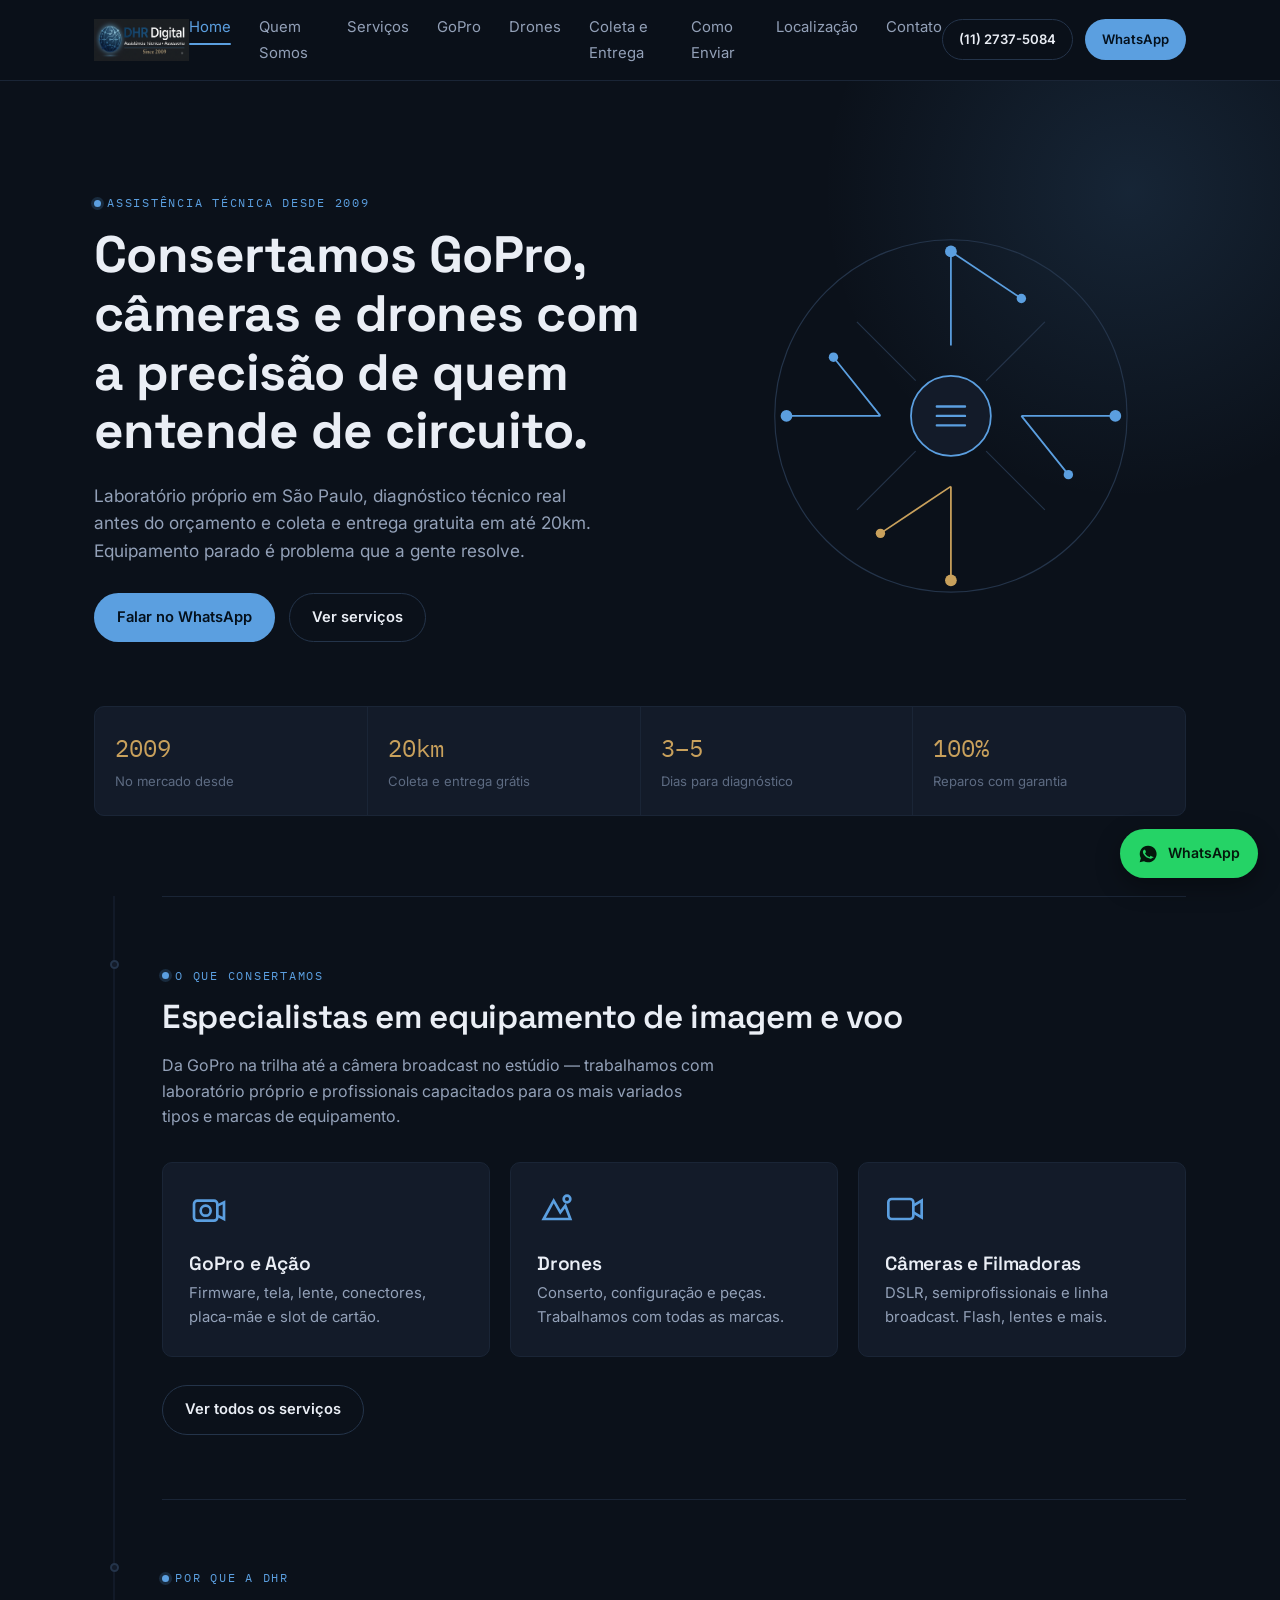
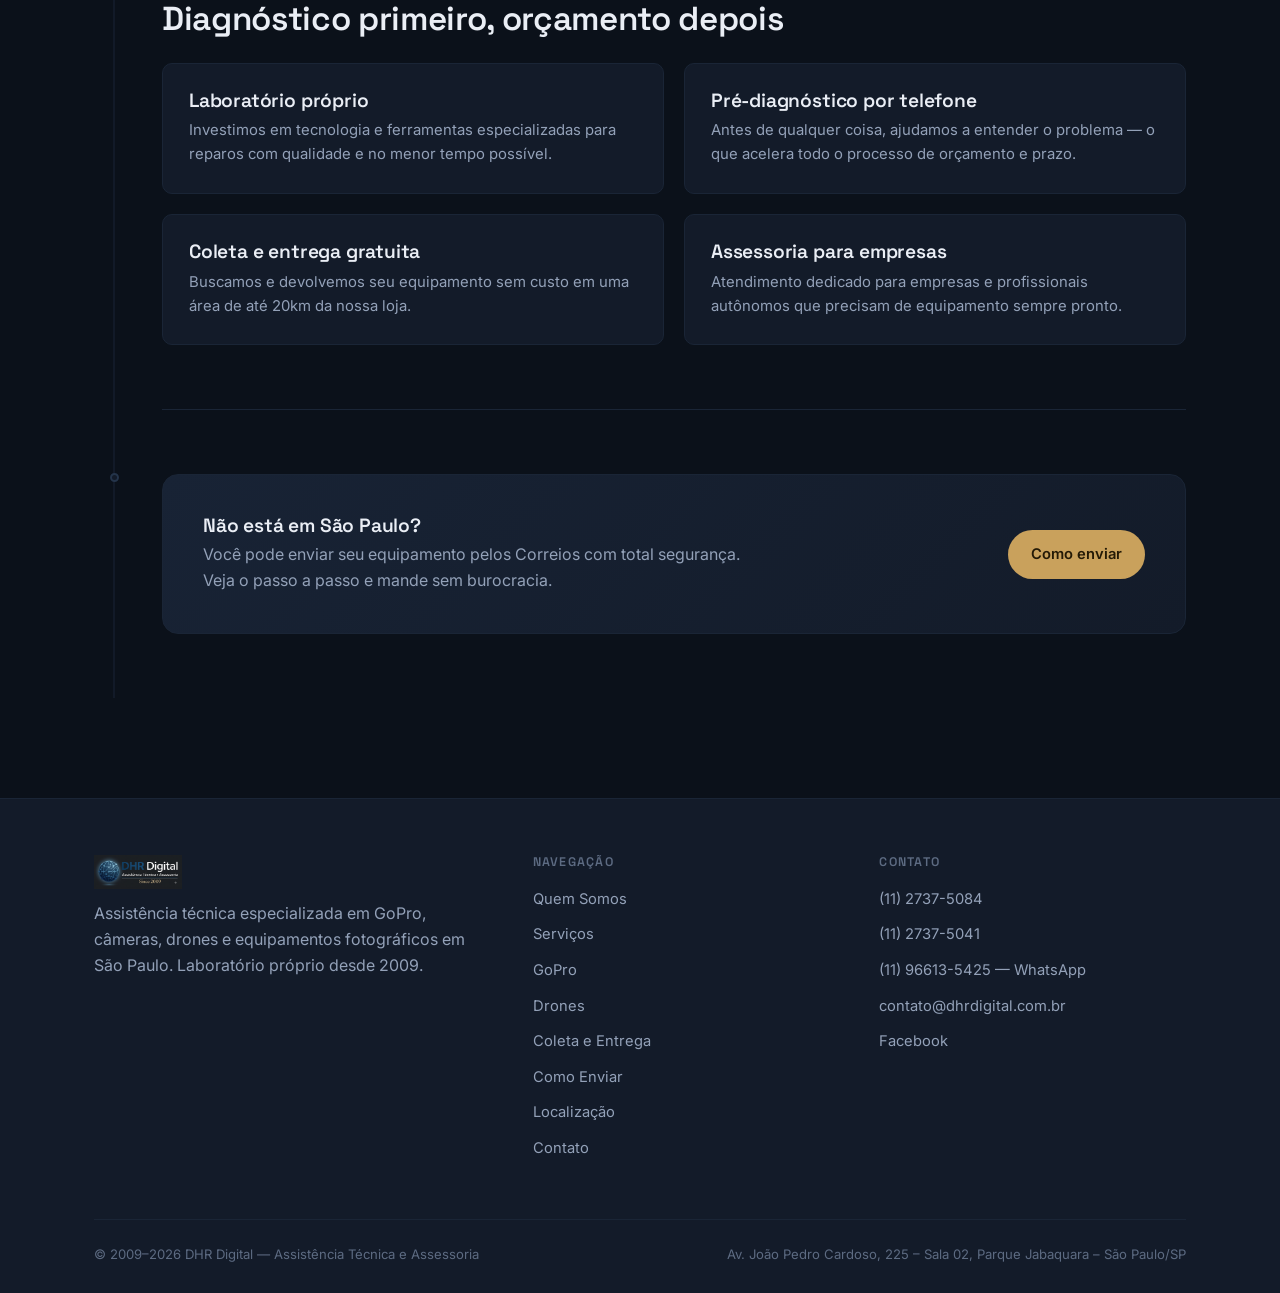
<file: index.html>
<!DOCTYPE html>
<html lang="pt-BR">
<head>
<meta charset="UTF-8" />
<meta name="viewport" content="width=device-width, initial-scale=1.0" />
<title>DHR Digital — Assistência Técnica em GoPro, Câmeras e Drones em São Paulo</title>
<meta name="description" content="Conserto de GoPro, câmeras digitais, drones e filmadoras em São Paulo. Coleta e entrega gratuita em até 20km, envio por Correios e orçamento sem compromisso." />
<meta name="keywords" content="assistência técnica, gopro, conserto de câmera, drone, dslr, filmadora, broadcast, assessoria, são paulo" />
<link rel="canonical" href="https://dhrdigital.com.br/" />
<link rel="icon" href="/assets/img/logo-dhr.png" />
<link rel="stylesheet" href="/assets/css/style.css" />

<meta property="og:title" content="DHR Digital — Assistência Técnica em GoPro, Câmeras e Drones" />
<meta property="og:description" content="Laboratório próprio em São Paulo desde 2009. Coleta e entrega gratuita em até 20km." />
<meta property="og:image" content="/assets/img/logo-dhr.png" />
<meta property="og:type" content="website" />
</head>
<body data-page="home">
<a href="#conteudo" class="skip-link">Pular para o conteúdo</a>

<header class="site-header" data-include="header"></header>

<main id="conteudo">

  <section class="hero">
    <div class="wrap hero-grid">
      <div>
        <span class="eyebrow">Assistência técnica desde 2009</span>
        <h1>Consertamos GoPro, câmeras e drones com a precisão de quem entende de circuito.</h1>
        <p class="lede">
          Laboratório próprio em São Paulo, diagnóstico técnico real antes do orçamento
          e coleta e entrega gratuita em até 20km. Equipamento parado é problema
          que a gente resolve.
        </p>
        <div class="hero-actions">
          <a href="https://api.whatsapp.com/send?phone=5511966135425" class="btn btn-primary" target="_blank" rel="noopener">Falar no WhatsApp</a>
          <a href="/servicos.html" class="btn btn-ghost">Ver serviços</a>
        </div>
      </div>

      <div class="hero-visual" aria-hidden="true">
        <svg viewBox="0 0 400 400" fill="none">
          <circle cx="200" cy="200" r="150" stroke="#24344A" stroke-width="1"/>
          <path d="M200 60 V140 M200 60 L260 100" stroke="#5B9FE0" stroke-width="1.5"/>
          <path d="M340 200 H260 M260 200 L300 250" stroke="#5B9FE0" stroke-width="1.5"/>
          <path d="M200 340 V260 M200 260 L140 300" stroke="#C9A15C" stroke-width="1.5"/>
          <path d="M60 200 H140 M140 200 L100 150" stroke="#5B9FE0" stroke-width="1.5"/>
          <path d="M120 120 L170 170 M280 120 L230 170 M120 280 L170 230 M280 280 L230 230" stroke="#24344A" stroke-width="1"/>
          <circle cx="200" cy="60" r="5" fill="#5B9FE0"/>
          <circle cx="340" cy="200" r="5" fill="#5B9FE0"/>
          <circle cx="200" cy="340" r="5" fill="#C9A15C"/>
          <circle cx="60" cy="200" r="5" fill="#5B9FE0"/>
          <circle cx="260" cy="100" r="4" fill="#5B9FE0"/>
          <circle cx="300" cy="250" r="4" fill="#5B9FE0"/>
          <circle cx="140" cy="300" r="4" fill="#C9A15C"/>
          <circle cx="100" cy="150" r="4" fill="#5B9FE0"/>
          <circle cx="200" cy="200" r="34" fill="#131B29" stroke="#5B9FE0" stroke-width="1.5"/>
          <path d="M188 192 h24 M188 200 h24 M188 208 h24" stroke="#5B9FE0" stroke-width="2" stroke-linecap="round"/>
        </svg>
      </div>
    </div>

    <div class="wrap">
      <div class="stats">
        <div class="stat"><span class="num">2009</span><span class="label">No mercado desde</span></div>
        <div class="stat"><span class="num">20km</span><span class="label">Coleta e entrega grátis</span></div>
        <div class="stat"><span class="num">3–5</span><span class="label">Dias para diagnóstico</span></div>
        <div class="stat"><span class="num">100%</span><span class="label">Reparos com garantia</span></div>
      </div>
    </div>
  </section>

  <div class="wrap page-body">
    <div class="section-track">

      <div class="rail-col"><div class="line"></div><div class="circuit-node" data-target="servicos-home"></div></div>
      <div class="section-content" id="servicos-home">
        <span class="eyebrow">O que consertamos</span>
        <h2>Especialistas em equipamento de imagem e voo</h2>
        <p class="max-56">Da GoPro na trilha até a câmera broadcast no estúdio — trabalhamos com laboratório próprio e profissionais capacitados para os mais variados tipos e marcas de equipamento.</p>

        <div class="grid-3" style="margin-top:32px">
          <div class="card">
            <svg class="icon" viewBox="0 0 24 24" fill="none" stroke="currentColor" stroke-width="1.6"><rect x="3" y="7" width="14" height="12" rx="2"/><path d="M17 10l4-2v10l-4-2"/><circle cx="10" cy="13" r="3"/></svg>
            <h3>GoPro e Ação</h3>
            <p>Firmware, tela, lente, conectores, placa-mãe e slot de cartão.</p>
          </div>
          <div class="card">
            <svg class="icon" viewBox="0 0 24 24" fill="none" stroke="currentColor" stroke-width="1.6"><path d="M4 18l6-11 4 7 3-4 3 8H4z"/><circle cx="18" cy="6" r="2"/></svg>
            <h3>Drones</h3>
            <p>Conserto, configuração e peças. Trabalhamos com todas as marcas.</p>
          </div>
          <div class="card">
            <svg class="icon" viewBox="0 0 24 24" fill="none" stroke="currentColor" stroke-width="1.6"><rect x="2" y="6" width="15" height="12" rx="2"/><path d="M17 10l5-3v10l-5-3"/></svg>
            <h3>Câmeras e Filmadoras</h3>
            <p>DSLR, semiprofissionais e linha broadcast. Flash, lentes e mais.</p>
          </div>
        </div>

        <a href="/servicos.html" class="btn btn-ghost" style="margin-top:28px">Ver todos os serviços</a>
      </div>

      <div class="rail-col"><div class="line"></div><div class="circuit-node" data-target="diferenciais-home"></div></div>
      <div class="section-content" id="diferenciais-home">
        <span class="eyebrow">Por que a DHR</span>
        <h2>Diagnóstico primeiro, orçamento depois</h2>
        <div class="grid-2" style="margin-top:24px">
          <div class="card">
            <h3>Laboratório próprio</h3>
            <p>Investimos em tecnologia e ferramentas especializadas para reparos com qualidade e no menor tempo possível.</p>
          </div>
          <div class="card">
            <h3>Pré-diagnóstico por telefone</h3>
            <p>Antes de qualquer coisa, ajudamos a entender o problema — o que acelera todo o processo de orçamento e prazo.</p>
          </div>
          <div class="card">
            <h3>Coleta e entrega gratuita</h3>
            <p>Buscamos e devolvemos seu equipamento sem custo em uma área de até 20km da nossa loja.</p>
          </div>
          <div class="card">
            <h3>Assessoria para empresas</h3>
            <p>Atendimento dedicado para empresas e profissionais autônomos que precisam de equipamento sempre pronto.</p>
          </div>
        </div>
      </div>

      <div class="rail-col"><div class="line"></div><div class="circuit-node" data-target="envio-home"></div></div>
      <div class="section-content" id="envio-home">
        <div class="callout">
          <div>
            <h3>Não está em São Paulo?</h3>
            <p class="max-56">Você pode enviar seu equipamento pelos Correios com total segurança. Veja o passo a passo e mande sem burocracia.</p>
          </div>
          <a href="/como-enviar.html" class="btn btn-gold">Como enviar</a>
        </div>
      </div>

    </div>
  </div>

</main>

<a href="https://api.whatsapp.com/send?phone=5511966135425" class="whatsapp-fab" target="_blank" rel="noopener">
  <svg viewBox="0 0 24 24" fill="currentColor"><path d="M12 2a10 10 0 00-8.6 15L2 22l5.2-1.4A10 10 0 1012 2zm5.6 14.3c-.2.7-1.4 1.3-2 1.4-.5.1-1.1.2-3.5-.8-3-1.2-4.9-4.2-5-4.4-.1-.2-1.2-1.6-1.2-3s.7-2.1 1-2.4c.2-.3.5-.3.7-.3h.5c.2 0 .4 0 .6.5.2.5.7 1.8.8 1.9.1.2.1.4 0 .6-.1.2-.2.3-.3.5-.2.2-.3.3-.5.5-.2.2-.4.4-.2.7.2.3.9 1.5 2 2.4 1.4 1.2 2.5 1.6 2.8 1.8.3.1.5.1.7-.1.2-.2.8-.9 1-1.2.2-.3.4-.2.7-.1.3.1 1.7.8 2 1 .3.1.5.2.6.3.1.2.1.9-.1 1.6z"/></svg>
  <span>WhatsApp</span>
</a>

<footer class="site-footer" data-include="footer"></footer>

<script src="/assets/js/main.js"></script>
</body>
</html>
</file>
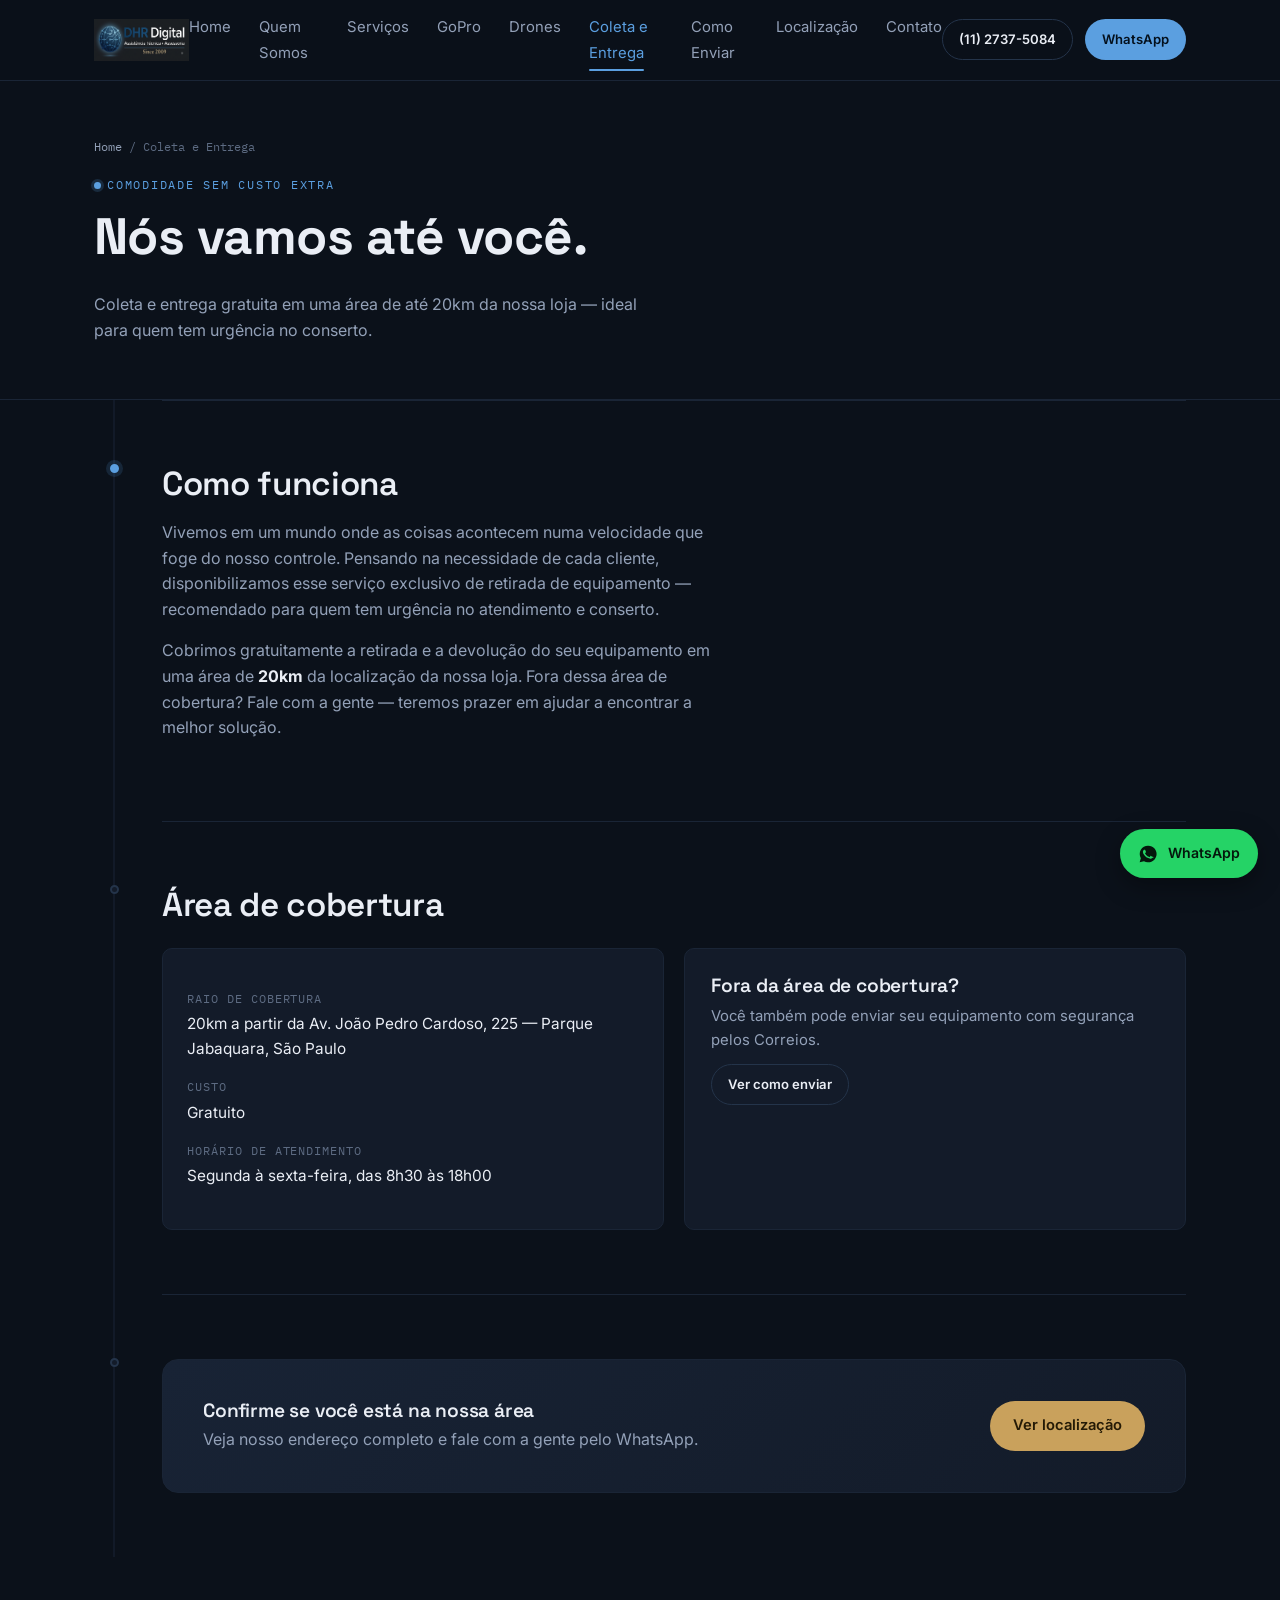
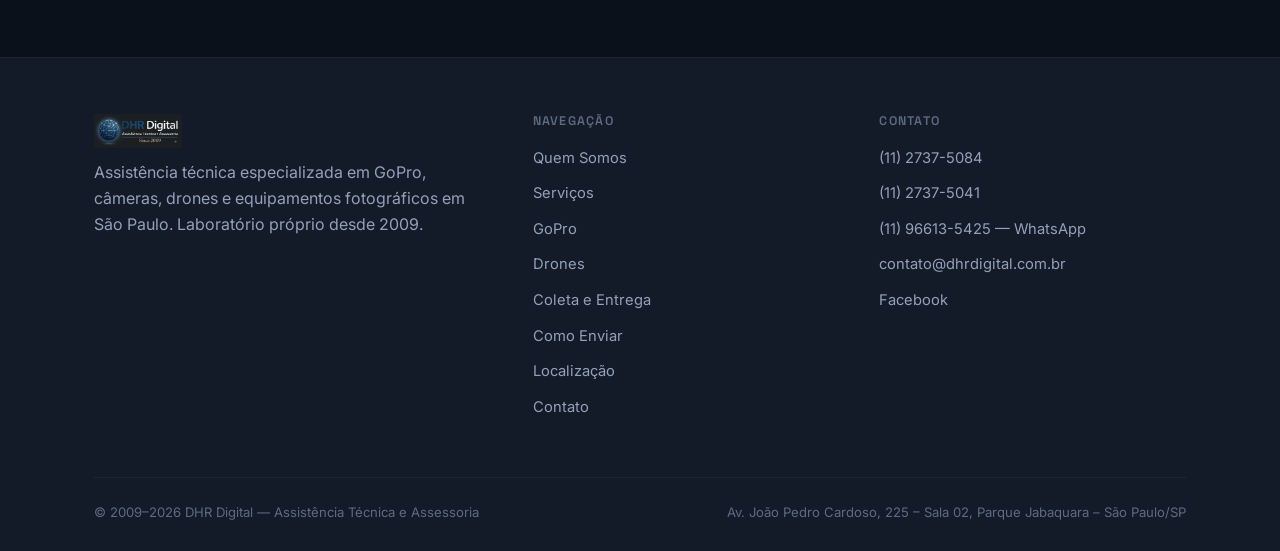
<file: coleta-entrega.html>
<!DOCTYPE html>
<html lang="pt-BR">
<head>
<meta charset="UTF-8" />
<meta name="viewport" content="width=device-width, initial-scale=1.0" />
<title>Coleta e Entrega Gratuita — DHR Digital</title>
<meta name="description" content="Retiramos e devolvemos seu equipamento gratuitamente em uma área de até 20km da DHR Digital, em São Paulo. Comodidade para quem tem urgência." />
<link rel="canonical" href="https://dhrdigital.com.br/coleta-entrega.html" />
<link rel="icon" href="/assets/img/logo-dhr.png" />
<link rel="stylesheet" href="/assets/css/style.css" />
</head>
<body data-page="coleta-entrega">
<a href="#conteudo" class="skip-link">Pular para o conteúdo</a>
<header class="site-header" data-include="header"></header>

<main id="conteudo">
  <section class="page-hero">
    <div class="wrap">
      <div class="breadcrumb"><a href="/index.html">Home</a> / Coleta e Entrega</div>
      <span class="eyebrow">Comodidade sem custo extra</span>
      <h1>Nós vamos até você.</h1>
      <p class="max-56">Coleta e entrega gratuita em uma área de até 20km da nossa loja — ideal para quem tem urgência no conserto.</p>
    </div>
  </section>

  <div class="wrap page-body">
    <div class="section-track">

      <div class="rail-col"><div class="line"></div><div class="circuit-node" data-target="como-funciona-coleta"></div></div>
      <div class="section-content" id="como-funciona-coleta">
        <h2>Como funciona</h2>
        <p class="max-56">
          Vivemos em um mundo onde as coisas acontecem numa velocidade que foge do
          nosso controle. Pensando na necessidade de cada cliente, disponibilizamos
          esse serviço exclusivo de retirada de equipamento — recomendado para quem
          tem urgência no atendimento e conserto.
        </p>
        <p class="max-56">
          Cobrimos gratuitamente a retirada e a devolução do seu equipamento em uma
          área de <strong style="color:var(--text)">20km</strong> da localização da nossa loja.
          Fora dessa área de cobertura? Fale com a gente — teremos prazer em ajudar
          a encontrar a melhor solução.
        </p>
      </div>

      <div class="rail-col"><div class="line"></div><div class="circuit-node" data-target="cobertura"></div></div>
      <div class="section-content" id="cobertura">
        <h2>Área de cobertura</h2>
        <div class="grid-2" style="margin-top:24px">
          <div class="info-block">
            <dl>
              <dt>Raio de cobertura</dt>
              <dd>20km a partir da Av. João Pedro Cardoso, 225 — Parque Jabaquara, São Paulo</dd>
              <dt>Custo</dt>
              <dd>Gratuito</dd>
              <dt>Horário de atendimento</dt>
              <dd>Segunda à sexta-feira, das 8h30 às 18h00</dd>
            </dl>
          </div>
          <div class="card">
            <h3>Fora da área de cobertura?</h3>
            <p>Você também pode enviar seu equipamento com segurança pelos Correios.</p>
            <a href="/como-enviar.html" class="btn btn-ghost btn-sm" style="margin-top:12px">Ver como enviar</a>
          </div>
        </div>
      </div>

      <div class="rail-col"><div class="line"></div><div class="circuit-node" data-target="cta-coleta"></div></div>
      <div class="section-content" id="cta-coleta">
        <div class="callout">
          <div>
            <h3>Confirme se você está na nossa área</h3>
            <p class="max-56">Veja nosso endereço completo e fale com a gente pelo WhatsApp.</p>
          </div>
          <a href="/localizacao.html" class="btn btn-gold">Ver localização</a>
        </div>
      </div>

    </div>
  </div>
</main>

<a href="https://api.whatsapp.com/send?phone=5511966135425" class="whatsapp-fab" target="_blank" rel="noopener">
  <svg viewBox="0 0 24 24" fill="currentColor"><path d="M12 2a10 10 0 00-8.6 15L2 22l5.2-1.4A10 10 0 1012 2zm5.6 14.3c-.2.7-1.4 1.3-2 1.4-.5.1-1.1.2-3.5-.8-3-1.2-4.9-4.2-5-4.4-.1-.2-1.2-1.6-1.2-3s.7-2.1 1-2.4c.2-.3.5-.3.7-.3h.5c.2 0 .4 0 .6.5.2.5.7 1.8.8 1.9.1.2.1.4 0 .6-.1.2-.2.3-.3.5-.2.2-.3.3-.5.5-.2.2-.4.4-.2.7.2.3.9 1.5 2 2.4 1.4 1.2 2.5 1.6 2.8 1.8.3.1.5.1.7-.1.2-.2.8-.9 1-1.2.2-.3.4-.2.7-.1.3.1 1.7.8 2 1 .3.1.5.2.6.3.1.2.1.9-.1 1.6z"/></svg>
  <span>WhatsApp</span>
</a>

<footer class="site-footer" data-include="footer"></footer>
<script src="/assets/js/main.js"></script>
</body>
</html>
</file>
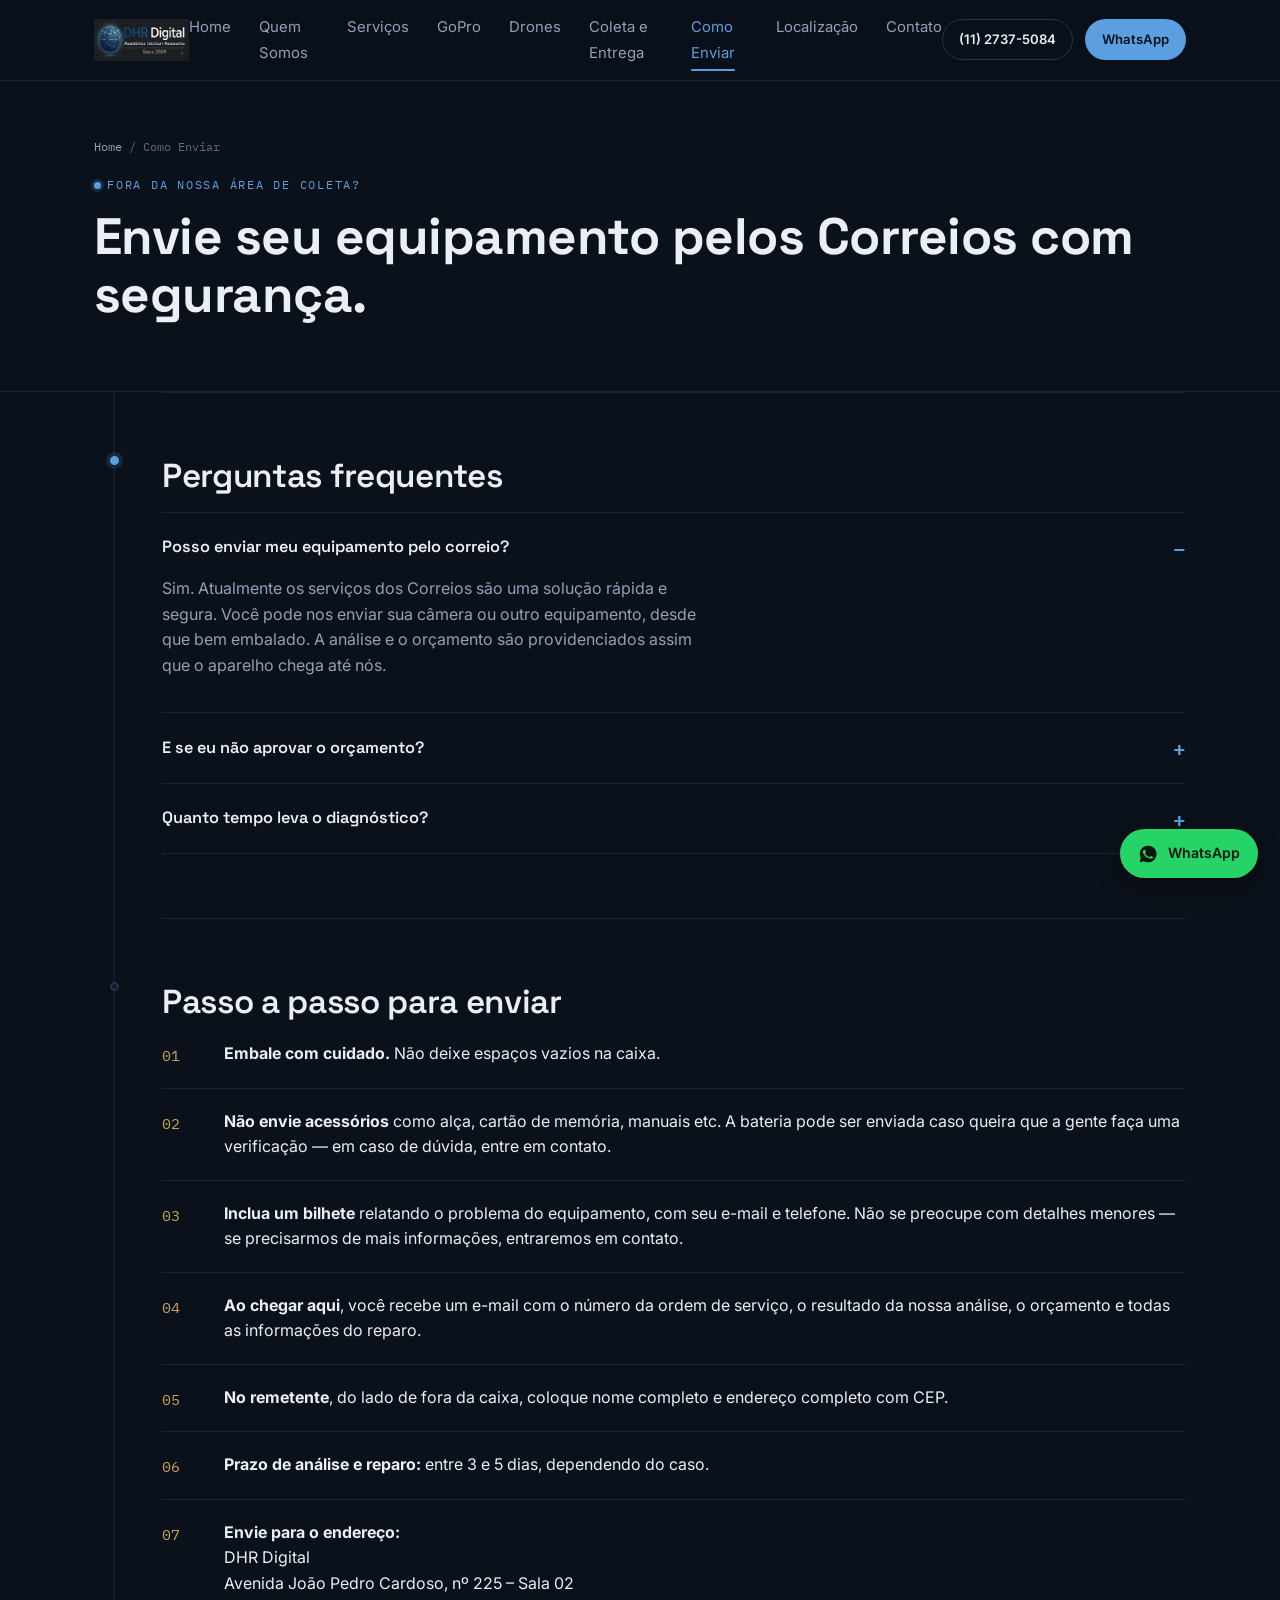
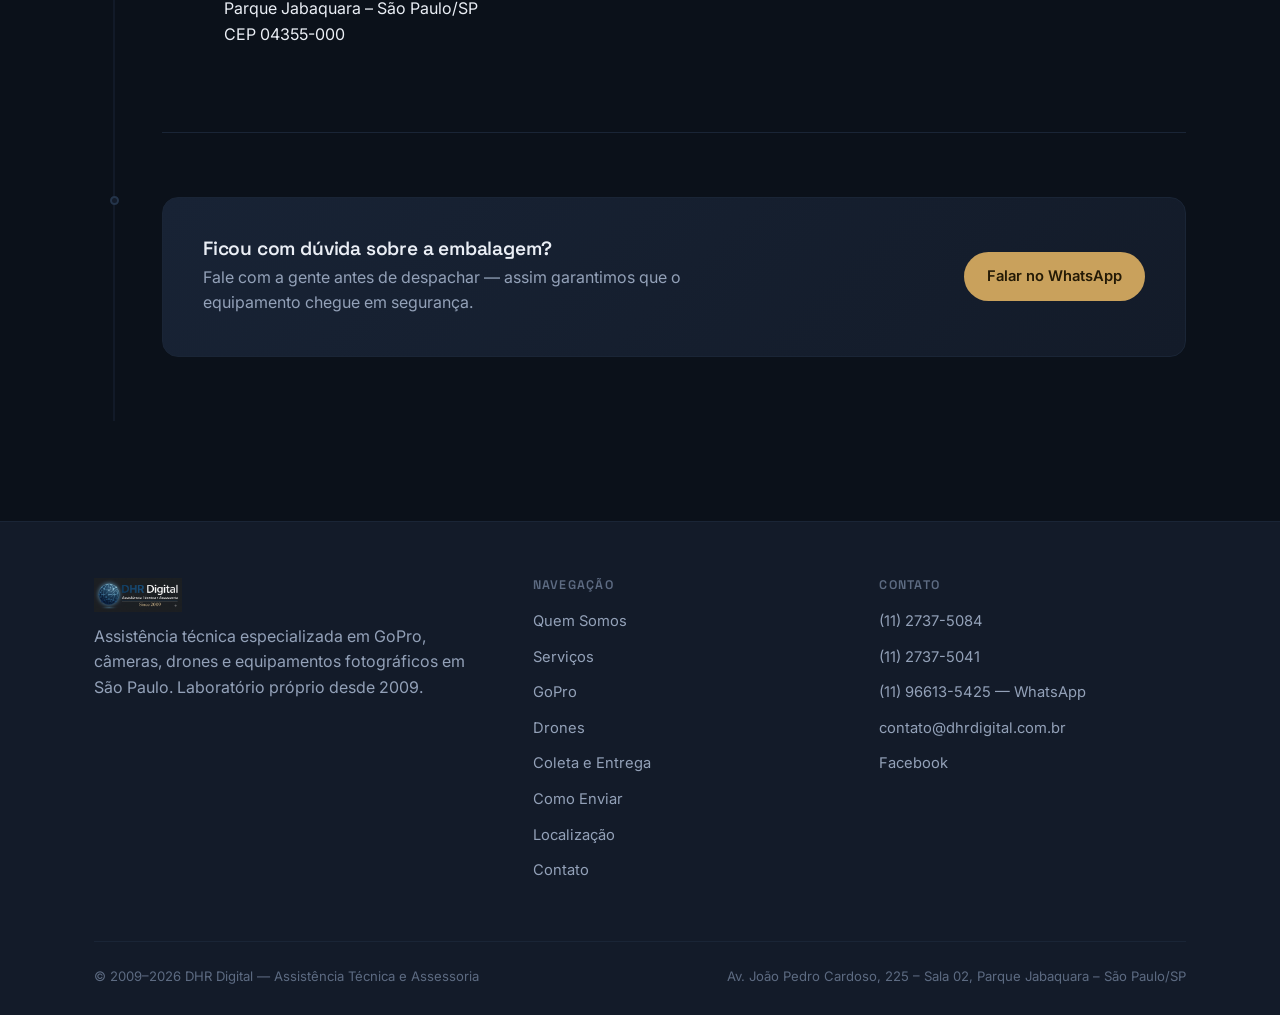
<file: como-enviar.html>
<!DOCTYPE html>
<html lang="pt-BR">
<head>
<meta charset="UTF-8" />
<meta name="viewport" content="width=device-width, initial-scale=1.0" />
<title>Como Enviar seu Equipamento pelos Correios — DHR Digital</title>
<meta name="description" content="Passo a passo para enviar seu equipamento pelos Correios até a DHR Digital, em São Paulo, com segurança e sem custo caso o orçamento não seja aprovado." />
<link rel="canonical" href="https://dhrdigital.com.br/como-enviar.html" />
<link rel="icon" href="/assets/img/logo-dhr.png" />
<link rel="stylesheet" href="/assets/css/style.css" />
</head>
<body data-page="como-enviar">
<a href="#conteudo" class="skip-link">Pular para o conteúdo</a>
<header class="site-header" data-include="header"></header>

<main id="conteudo">
  <section class="page-hero">
    <div class="wrap">
      <div class="breadcrumb"><a href="/index.html">Home</a> / Como Enviar</div>
      <span class="eyebrow">Fora da nossa área de coleta?</span>
      <h1>Envie seu equipamento pelos Correios com segurança.</h1>
    </div>
  </section>

  <div class="wrap page-body">
    <div class="section-track">

      <div class="rail-col"><div class="line"></div><div class="circuit-node" data-target="faq-envio"></div></div>
      <div class="section-content" id="faq-envio">
        <h2>Perguntas frequentes</h2>
        <div style="margin-top:8px">
          <details class="faq" open>
            <summary>Posso enviar meu equipamento pelo correio?</summary>
            <div class="faq-body"><p class="max-56">Sim. Atualmente os serviços dos Correios são uma solução rápida e segura. Você pode nos enviar sua câmera ou outro equipamento, desde que bem embalado. A análise e o orçamento são providenciados assim que o aparelho chega até nós.</p></div>
          </details>
          <details class="faq">
            <summary>E se eu não aprovar o orçamento?</summary>
            <div class="faq-body"><p class="max-56">Sem problema — despachamos seu equipamento de volta sem custo de orçamento. Você paga apenas os custos de devolução.</p></div>
          </details>
          <details class="faq">
            <summary>Quanto tempo leva o diagnóstico?</summary>
            <div class="faq-body"><p class="max-56">Os prazos de análise e reparo variam entre 3 e 5 dias, dependendo de cada caso.</p></div>
          </details>
        </div>
      </div>

      <div class="rail-col"><div class="line"></div><div class="circuit-node" data-target="passo-a-passo"></div></div>
      <div class="section-content" id="passo-a-passo">
        <h2>Passo a passo para enviar</h2>
        <ol class="steps" style="margin-top:20px">
          <li><span><strong>Embale com cuidado.</strong> Não deixe espaços vazios na caixa.</span></li>
          <li><span><strong>Não envie acessórios</strong> como alça, cartão de memória, manuais etc. A bateria pode ser enviada caso queira que a gente faça uma verificação — em caso de dúvida, entre em contato.</span></li>
          <li><span><strong>Inclua um bilhete</strong> relatando o problema do equipamento, com seu e-mail e telefone. Não se preocupe com detalhes menores — se precisarmos de mais informações, entraremos em contato.</span></li>
          <li><span><strong>Ao chegar aqui</strong>, você recebe um e-mail com o número da ordem de serviço, o resultado da nossa análise, o orçamento e todas as informações do reparo.</span></li>
          <li><span><strong>No remetente</strong>, do lado de fora da caixa, coloque nome completo e endereço completo com CEP.</span></li>
          <li><span><strong>Prazo de análise e reparo:</strong> entre 3 e 5 dias, dependendo do caso.</span></li>
          <li><span><strong>Envie para o endereço:</strong><br>DHR Digital<br>Avenida João Pedro Cardoso, nº 225 – Sala 02<br>Parque Jabaquara – São Paulo/SP<br>CEP 04355-000</span></li>
        </ol>
      </div>

      <div class="rail-col"><div class="line"></div><div class="circuit-node" data-target="cta-envio"></div></div>
      <div class="section-content" id="cta-envio">
        <div class="callout">
          <div>
            <h3>Ficou com dúvida sobre a embalagem?</h3>
            <p class="max-56">Fale com a gente antes de despachar — assim garantimos que o equipamento chegue em segurança.</p>
          </div>
          <a href="https://api.whatsapp.com/send?phone=5511966135425" class="btn btn-gold" target="_blank" rel="noopener">Falar no WhatsApp</a>
        </div>
      </div>

    </div>
  </div>
</main>

<a href="https://api.whatsapp.com/send?phone=5511966135425" class="whatsapp-fab" target="_blank" rel="noopener">
  <svg viewBox="0 0 24 24" fill="currentColor"><path d="M12 2a10 10 0 00-8.6 15L2 22l5.2-1.4A10 10 0 1012 2zm5.6 14.3c-.2.7-1.4 1.3-2 1.4-.5.1-1.1.2-3.5-.8-3-1.2-4.9-4.2-5-4.4-.1-.2-1.2-1.6-1.2-3s.7-2.1 1-2.4c.2-.3.5-.3.7-.3h.5c.2 0 .4 0 .6.5.2.5.7 1.8.8 1.9.1.2.1.4 0 .6-.1.2-.2.3-.3.5-.2.2-.3.3-.5.5-.2.2-.4.4-.2.7.2.3.9 1.5 2 2.4 1.4 1.2 2.5 1.6 2.8 1.8.3.1.5.1.7-.1.2-.2.8-.9 1-1.2.2-.3.4-.2.7-.1.3.1 1.7.8 2 1 .3.1.5.2.6.3.1.2.1.9-.1 1.6z"/></svg>
  <span>WhatsApp</span>
</a>

<footer class="site-footer" data-include="footer"></footer>
<script src="/assets/js/main.js"></script>
</body>
</html>
</file>
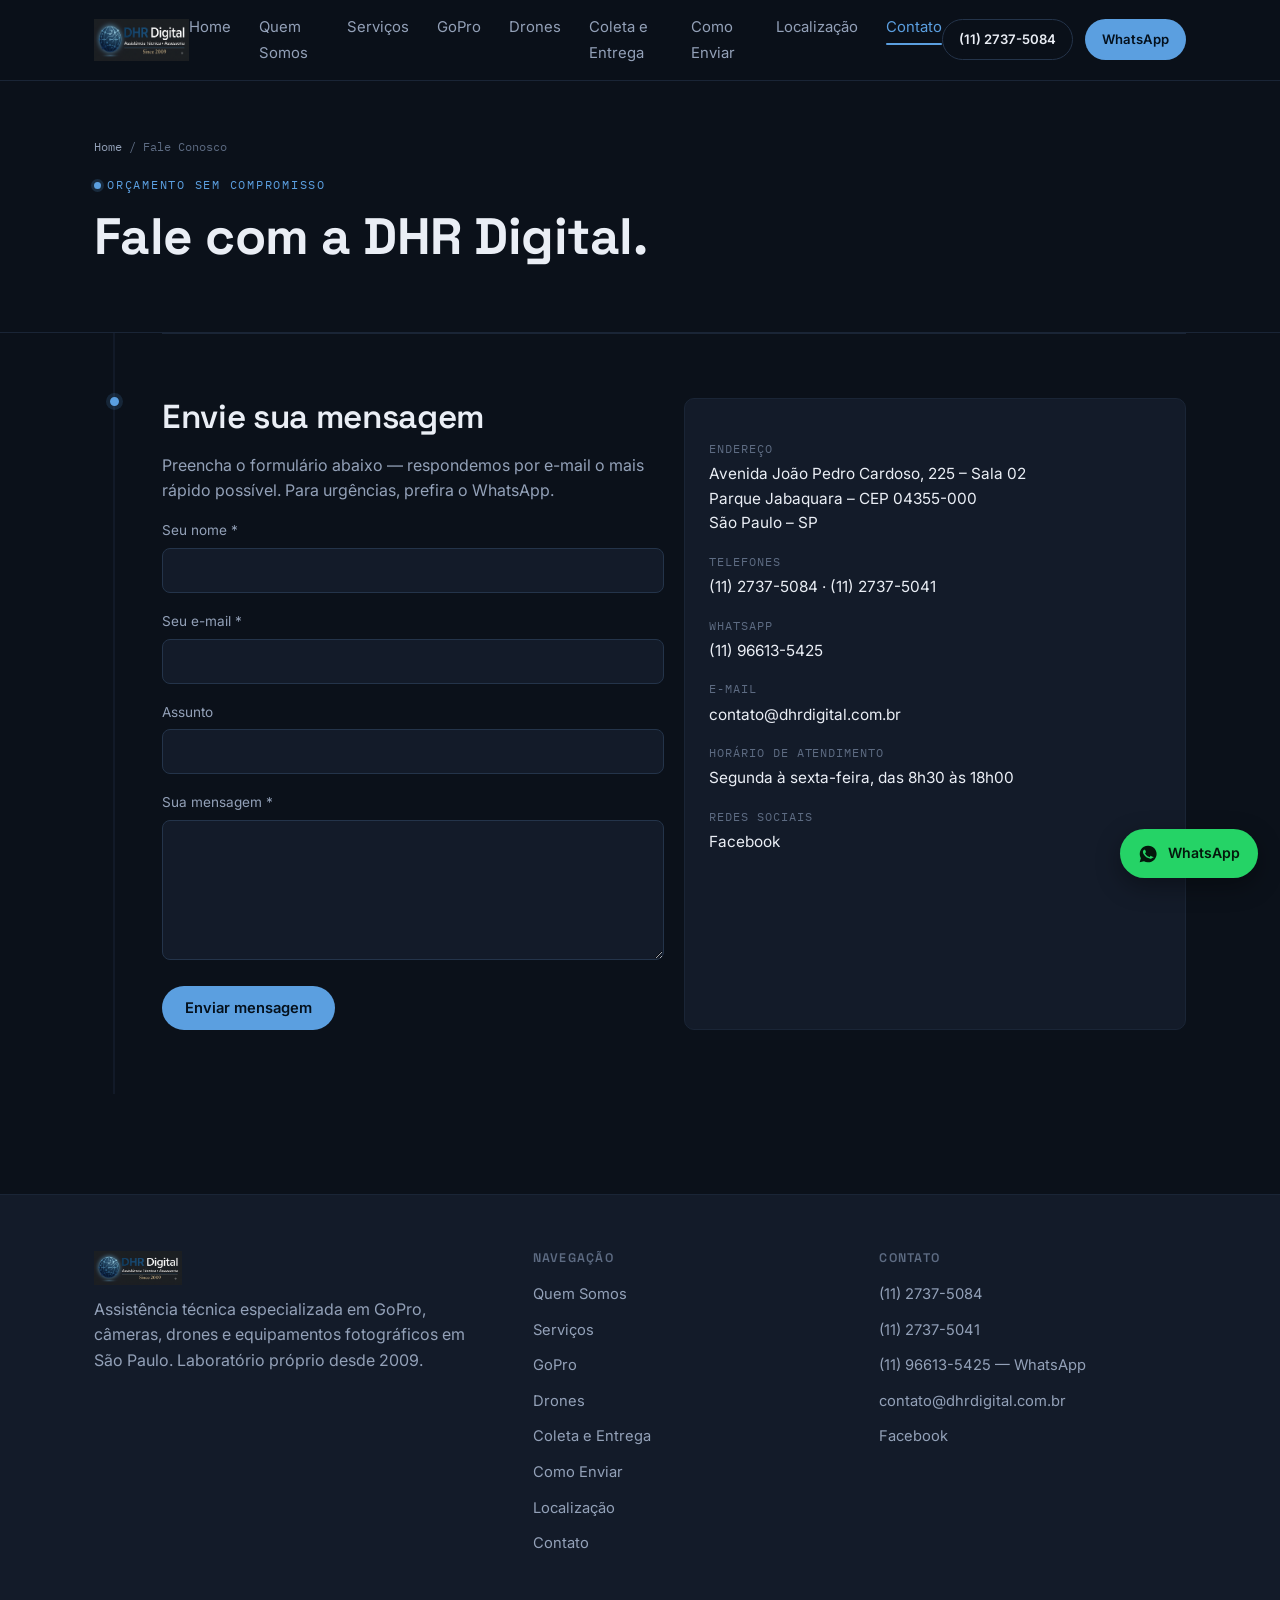
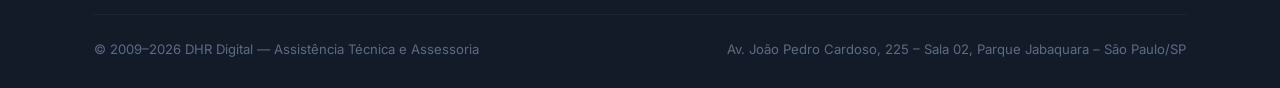
<file: contato.html>
<!DOCTYPE html>
<html lang="pt-BR">
<head>
<meta charset="UTF-8" />
<meta name="viewport" content="width=device-width, initial-scale=1.0" />
<title>Fale Conosco — DHR Digital</title>
<meta name="description" content="Entre em contato com a DHR Digital: telefone, WhatsApp, e-mail e formulário. Orçamento sem compromisso para GoPro, câmeras e drones em São Paulo." />
<link rel="canonical" href="https://dhrdigital.com.br/contato.html" />
<link rel="icon" href="/assets/img/logo-dhr.png" />
<link rel="stylesheet" href="/assets/css/style.css" />
</head>
<body data-page="contato">
<a href="#conteudo" class="skip-link">Pular para o conteúdo</a>
<header class="site-header" data-include="header"></header>

<main id="conteudo">
  <section class="page-hero">
    <div class="wrap">
      <div class="breadcrumb"><a href="/index.html">Home</a> / Fale Conosco</div>
      <span class="eyebrow">Orçamento sem compromisso</span>
      <h1>Fale com a DHR Digital.</h1>
    </div>
  </section>

  <div class="wrap page-body">
    <div class="section-track">

      <div class="rail-col"><div class="line"></div><div class="circuit-node" data-target="contato-form"></div></div>
      <div class="section-content" id="contato-form">
        <div class="grid-2">
          <div>
            <h2>Envie sua mensagem</h2>
            <p class="max-56">Preencha o formulário abaixo — respondemos por e-mail o mais rápido possível. Para urgências, prefira o WhatsApp.</p>

            <form
              id="contact-form"
              action="https://formsubmit.co/contato@dhrdigital.com.br"
              method="POST"
            >
              <input type="hidden" name="_subject" value="Nova mensagem via site DHR Digital" />
              <input type="hidden" name="_template" value="table" />
              <input type="hidden" name="_captcha" value="false" />

              <div class="form-field">
                <label for="nome">Seu nome *</label>
                <input type="text" id="nome" name="Nome" required />
              </div>
              <div class="form-field">
                <label for="email">Seu e-mail *</label>
                <input type="email" id="email" name="E-mail" required />
              </div>
              <div class="form-field">
                <label for="assunto">Assunto</label>
                <input type="text" id="assunto" name="Assunto" />
              </div>
              <div class="form-field">
                <label for="mensagem">Sua mensagem *</label>
                <textarea id="mensagem" name="Mensagem" required></textarea>
              </div>
              <button type="submit" class="btn btn-primary">Enviar mensagem</button>
            </form>
          </div>

          <div class="info-block">
            <dl>
              <dt>Endereço</dt>
              <dd>Avenida João Pedro Cardoso, 225 – Sala 02<br>Parque Jabaquara – CEP 04355-000<br>São Paulo – SP</dd>
              <dt>Telefones</dt>
              <dd><a href="tel:+551127375084">(11) 2737-5084</a> · <a href="tel:+551127375041">(11) 2737-5041</a></dd>
              <dt>WhatsApp</dt>
              <dd><a href="https://api.whatsapp.com/send?phone=5511966135425" target="_blank" rel="noopener">(11) 96613-5425</a></dd>
              <dt>E-mail</dt>
              <dd><a href="mailto:contato@dhrdigital.com.br">contato@dhrdigital.com.br</a></dd>
              <dt>Horário de atendimento</dt>
              <dd>Segunda à sexta-feira, das 8h30 às 18h00</dd>
              <dt>Redes sociais</dt>
              <dd><a href="https://www.facebook.com/DHR-Digital-272569469508743/" target="_blank" rel="noopener">Facebook</a></dd>
            </dl>
          </div>
        </div>
      </div>

    </div>
  </div>
</main>

<a href="https://api.whatsapp.com/send?phone=5511966135425" class="whatsapp-fab" target="_blank" rel="noopener">
  <svg viewBox="0 0 24 24" fill="currentColor"><path d="M12 2a10 10 0 00-8.6 15L2 22l5.2-1.4A10 10 0 1012 2zm5.6 14.3c-.2.7-1.4 1.3-2 1.4-.5.1-1.1.2-3.5-.8-3-1.2-4.9-4.2-5-4.4-.1-.2-1.2-1.6-1.2-3s.7-2.1 1-2.4c.2-.3.5-.3.7-.3h.5c.2 0 .4 0 .6.5.2.5.7 1.8.8 1.9.1.2.1.4 0 .6-.1.2-.2.3-.3.5-.2.2-.3.3-.5.5-.2.2-.4.4-.2.7.2.3.9 1.5 2 2.4 1.4 1.2 2.5 1.6 2.8 1.8.3.1.5.1.7-.1.2-.2.8-.9 1-1.2.2-.3.4-.2.7-.1.3.1 1.7.8 2 1 .3.1.5.2.6.3.1.2.1.9-.1 1.6z"/></svg>
  <span>WhatsApp</span>
</a>

<footer class="site-footer" data-include="footer"></footer>
<script src="/assets/js/main.js"></script>
</body>
</html>
</file>
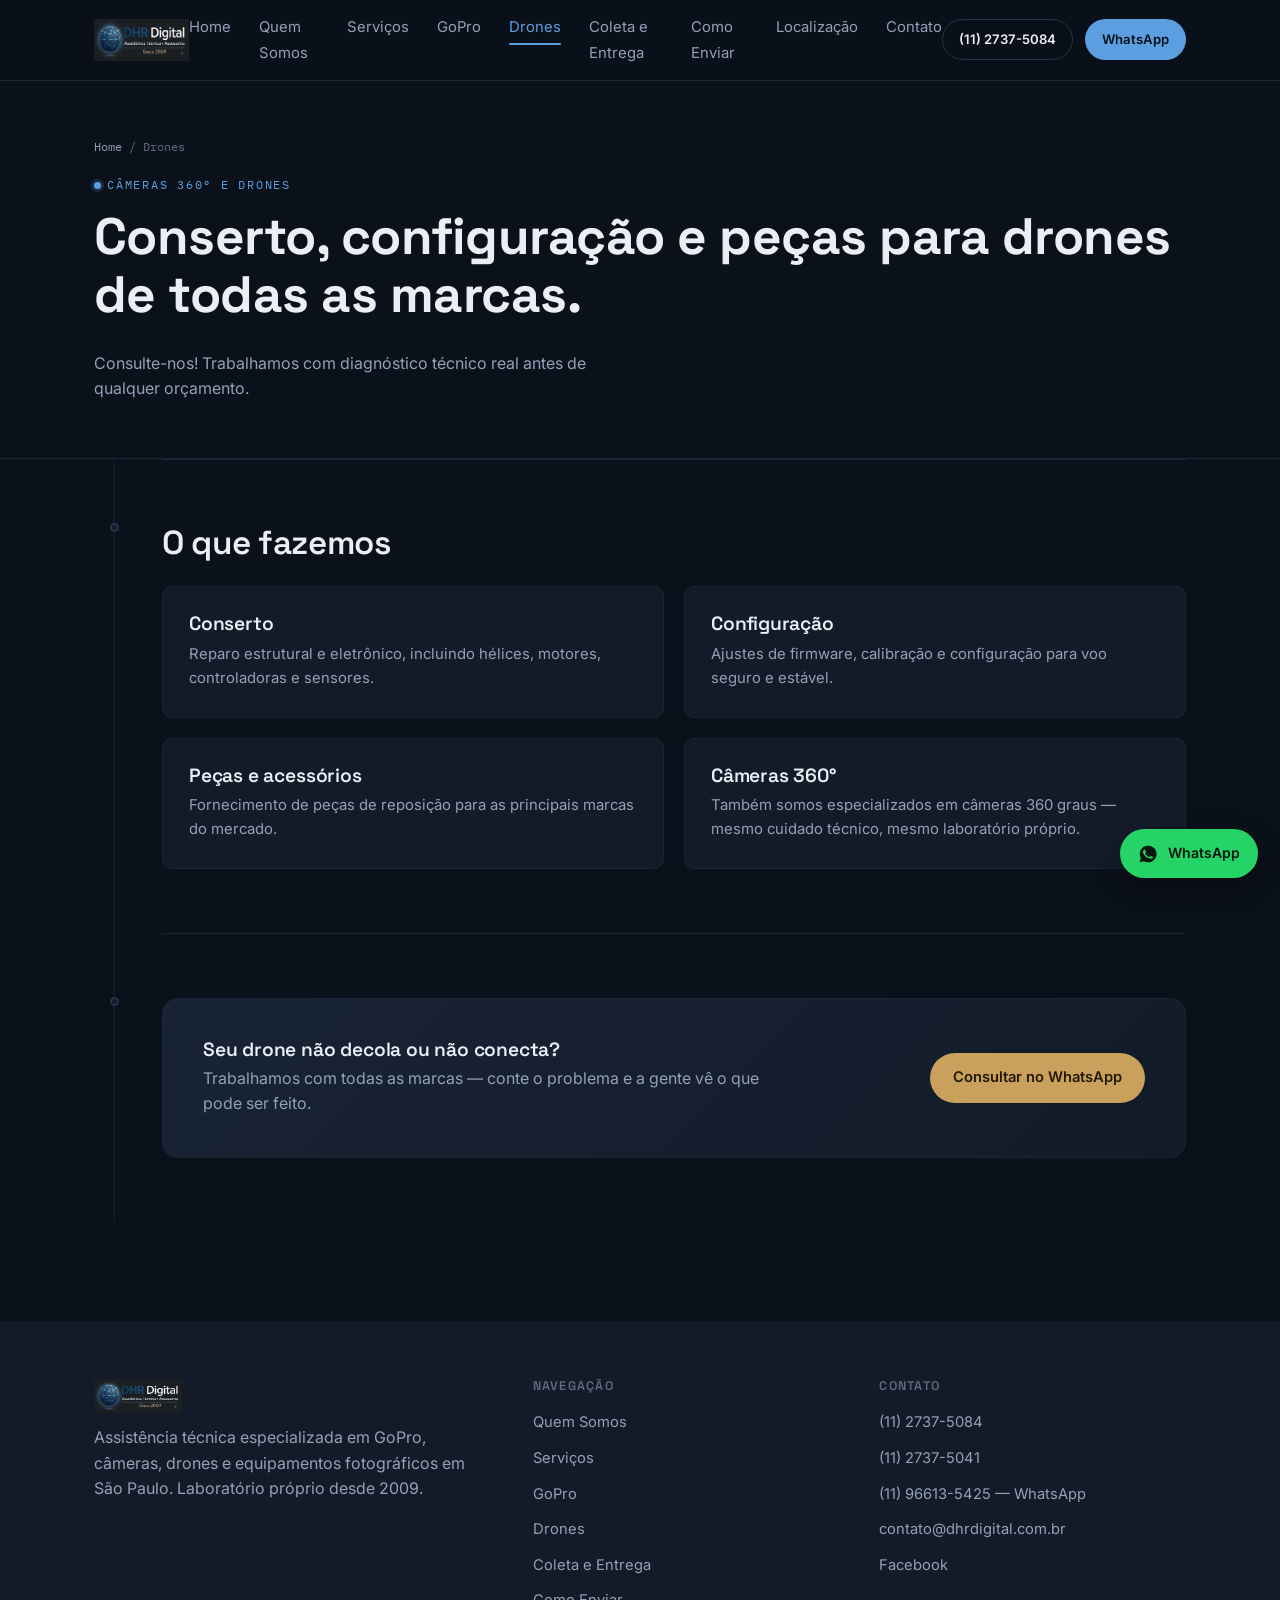
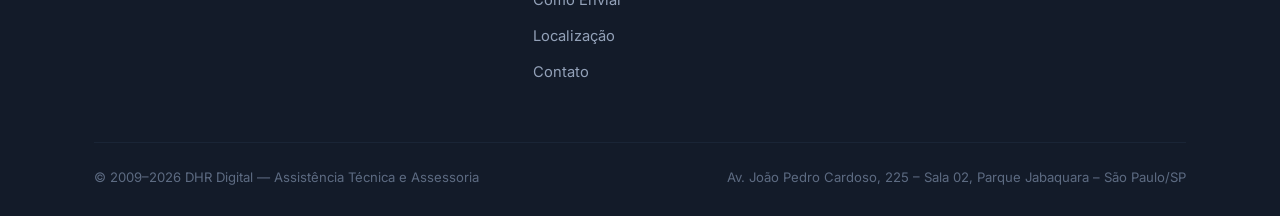
<file: drones.html>
<!DOCTYPE html>
<html lang="pt-BR">
<head>
<meta charset="UTF-8" />
<meta name="viewport" content="width=device-width, initial-scale=1.0" />
<title>Assistência Técnica para Drones — DHR Digital</title>
<meta name="description" content="Conserto, configuração e peças para drones de todas as marcas em São Paulo. Também atendemos câmeras 360°. Consulte-nos." />
<link rel="canonical" href="https://dhrdigital.com.br/drones.html" />
<link rel="icon" href="/assets/img/logo-dhr.png" />
<link rel="stylesheet" href="/assets/css/style.css" />
</head>
<body data-page="drones">
<a href="#conteudo" class="skip-link">Pular para o conteúdo</a>
<header class="site-header" data-include="header"></header>

<main id="conteudo">
  <section class="page-hero">
    <div class="wrap">
      <div class="breadcrumb"><a href="/index.html">Home</a> / Drones</div>
      <span class="eyebrow">Câmeras 360° e drones</span>
      <h1>Conserto, configuração e peças para drones de todas as marcas.</h1>
      <p class="max-56">Consulte-nos! Trabalhamos com diagnóstico técnico real antes de qualquer orçamento.</p>
    </div>
  </section>

  <div class="wrap page-body">
    <div class="section-track">

      <div class="rail-col"><div class="line"></div><div class="circuit-node" data-target="o-que-fazemos-drones"></div></div>
      <div class="section-content" id="o-que-fazemos-drones">
        <h2>O que fazemos</h2>
        <div class="grid-2" style="margin-top:24px">
          <div class="card">
            <h3>Conserto</h3>
            <p>Reparo estrutural e eletrônico, incluindo hélices, motores, controladoras e sensores.</p>
          </div>
          <div class="card">
            <h3>Configuração</h3>
            <p>Ajustes de firmware, calibração e configuração para voo seguro e estável.</p>
          </div>
          <div class="card">
            <h3>Peças e acessórios</h3>
            <p>Fornecimento de peças de reposição para as principais marcas do mercado.</p>
          </div>
          <div class="card">
            <h3>Câmeras 360°</h3>
            <p>Também somos especializados em câmeras 360 graus — mesmo cuidado técnico, mesmo laboratório próprio.</p>
          </div>
        </div>
      </div>

      <div class="rail-col"><div class="line"></div><div class="circuit-node" data-target="cta-drones"></div></div>
      <div class="section-content" id="cta-drones">
        <div class="callout">
          <div>
            <h3>Seu drone não decola ou não conecta?</h3>
            <p class="max-56">Trabalhamos com todas as marcas — conte o problema e a gente vê o que pode ser feito.</p>
          </div>
          <a href="https://api.whatsapp.com/send?phone=5511966135425" class="btn btn-gold" target="_blank" rel="noopener">Consultar no WhatsApp</a>
        </div>
      </div>

    </div>
  </div>
</main>

<a href="https://api.whatsapp.com/send?phone=5511966135425" class="whatsapp-fab" target="_blank" rel="noopener">
  <svg viewBox="0 0 24 24" fill="currentColor"><path d="M12 2a10 10 0 00-8.6 15L2 22l5.2-1.4A10 10 0 1012 2zm5.6 14.3c-.2.7-1.4 1.3-2 1.4-.5.1-1.1.2-3.5-.8-3-1.2-4.9-4.2-5-4.4-.1-.2-1.2-1.6-1.2-3s.7-2.1 1-2.4c.2-.3.5-.3.7-.3h.5c.2 0 .4 0 .6.5.2.5.7 1.8.8 1.9.1.2.1.4 0 .6-.1.2-.2.3-.3.5-.2.2-.3.3-.5.5-.2.2-.4.4-.2.7.2.3.9 1.5 2 2.4 1.4 1.2 2.5 1.6 2.8 1.8.3.1.5.1.7-.1.2-.2.8-.9 1-1.2.2-.3.4-.2.7-.1.3.1 1.7.8 2 1 .3.1.5.2.6.3.1.2.1.9-.1 1.6z"/></svg>
  <span>WhatsApp</span>
</a>

<footer class="site-footer" data-include="footer"></footer>
<script src="/assets/js/main.js"></script>
</body>
</html>
</file>
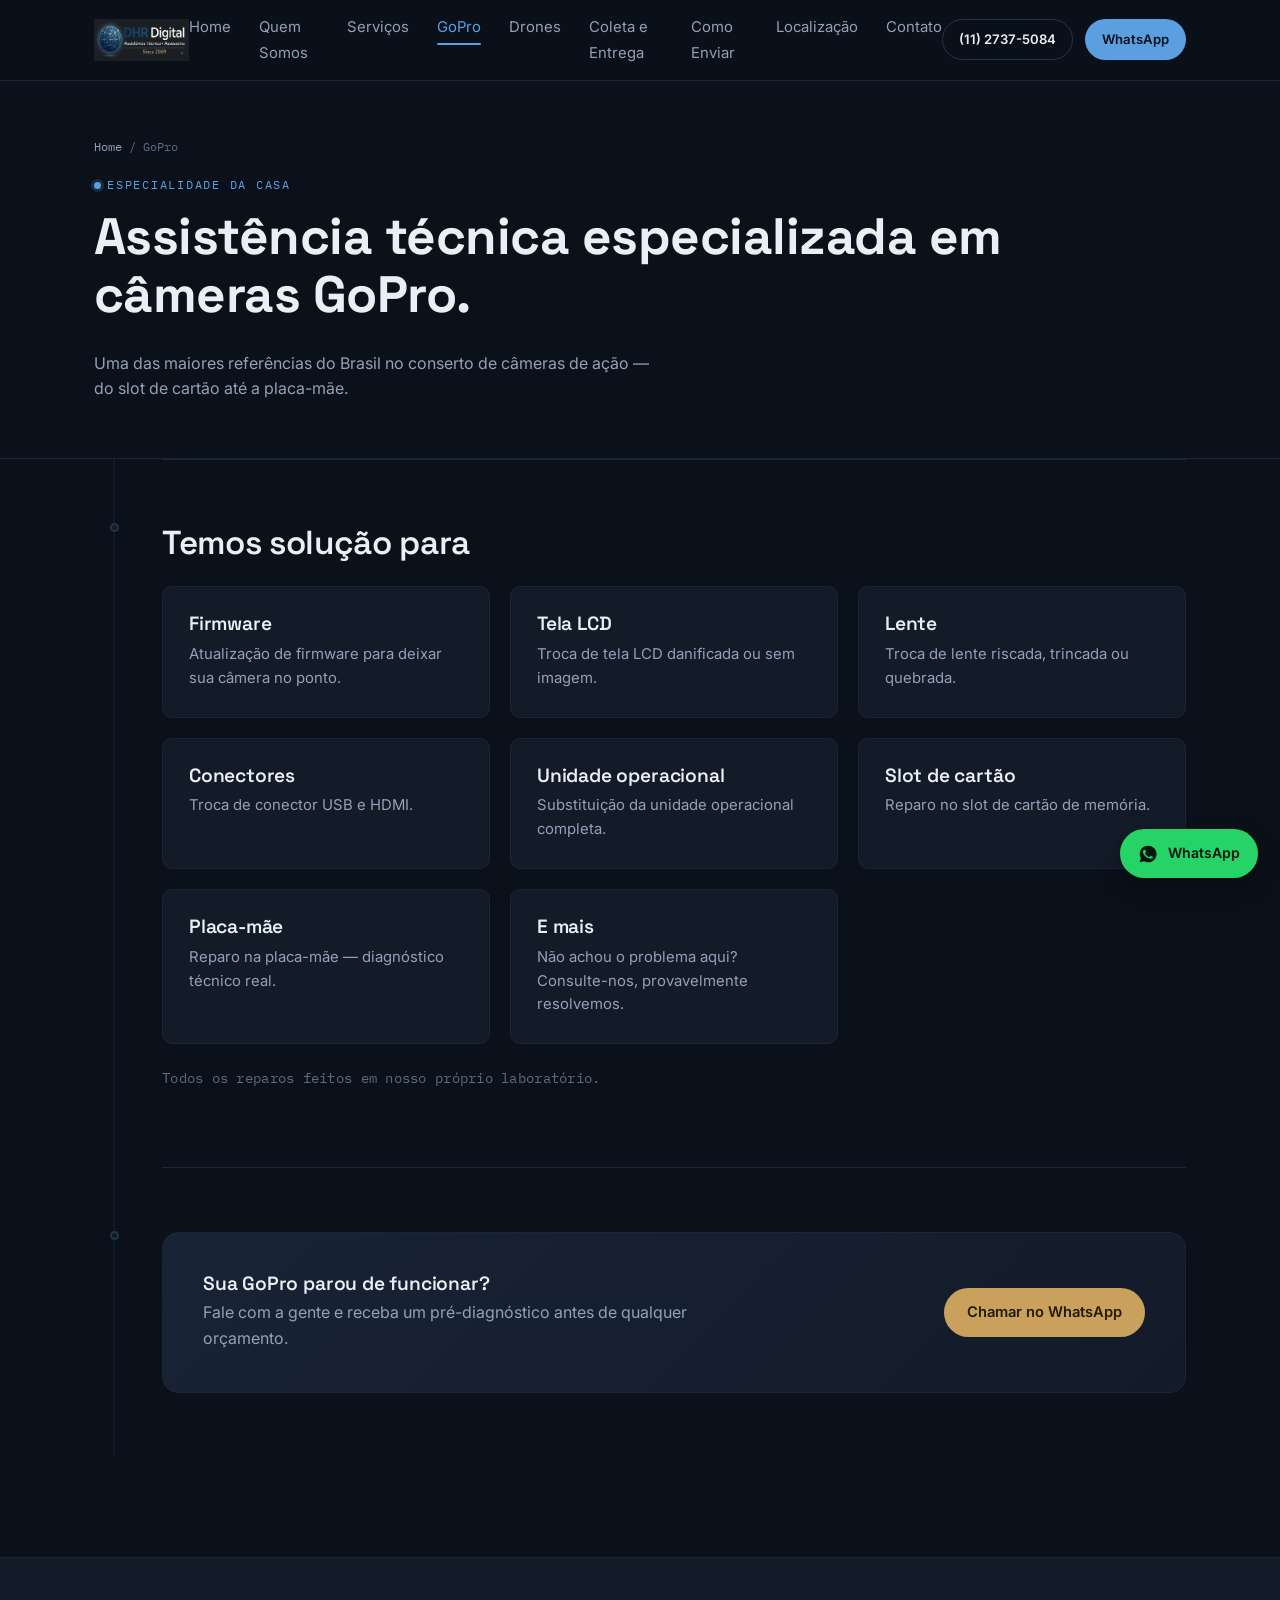
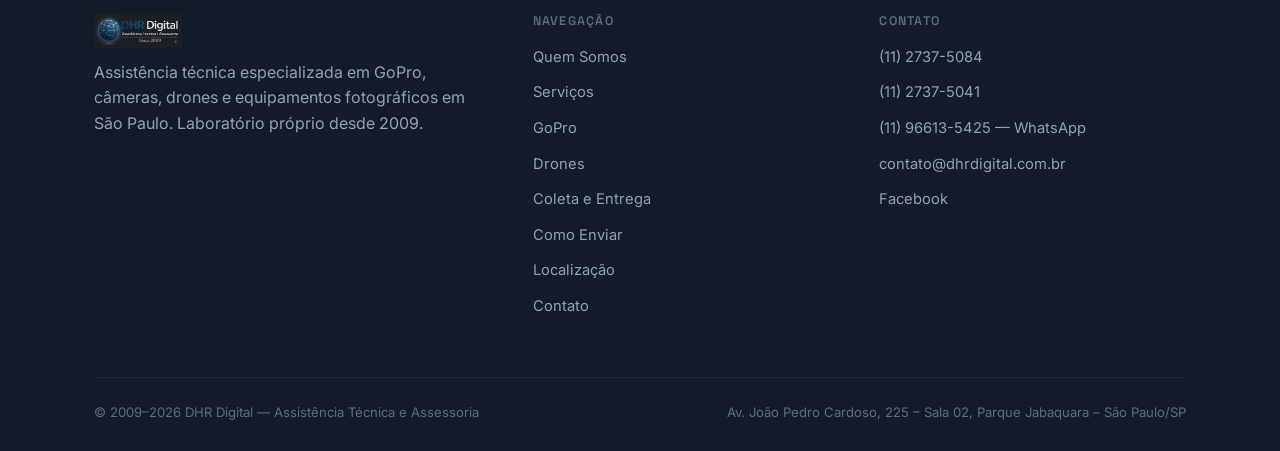
<file: gopro.html>
<!DOCTYPE html>
<html lang="pt-BR">
<head>
<meta charset="UTF-8" />
<meta name="viewport" content="width=device-width, initial-scale=1.0" />
<title>Assistência Técnica GoPro — DHR Digital</title>
<meta name="description" content="Assistência técnica especializada em câmeras GoPro em São Paulo: troca de tela, lente, conectores, placa-mãe e atualização de firmware. Laboratório próprio." />
<link rel="canonical" href="https://dhrdigital.com.br/gopro.html" />
<link rel="icon" href="/assets/img/logo-dhr.png" />
<link rel="stylesheet" href="/assets/css/style.css" />
</head>
<body data-page="gopro">
<a href="#conteudo" class="skip-link">Pular para o conteúdo</a>
<header class="site-header" data-include="header"></header>

<main id="conteudo">
  <section class="page-hero">
    <div class="wrap">
      <div class="breadcrumb"><a href="/index.html">Home</a> / GoPro</div>
      <span class="eyebrow">Especialidade da casa</span>
      <h1>Assistência técnica especializada em câmeras GoPro.</h1>
      <p class="max-56">Uma das maiores referências do Brasil no conserto de câmeras de ação — do slot de cartão até a placa-mãe.</p>
    </div>
  </section>

  <div class="wrap page-body">
    <div class="section-track">

      <div class="rail-col"><div class="line"></div><div class="circuit-node" data-target="solucoes-gopro"></div></div>
      <div class="section-content" id="solucoes-gopro">
        <h2>Temos solução para</h2>
        <div class="grid-3" style="margin-top:24px">
          <div class="card"><h3>Firmware</h3><p>Atualização de firmware para deixar sua câmera no ponto.</p></div>
          <div class="card"><h3>Tela LCD</h3><p>Troca de tela LCD danificada ou sem imagem.</p></div>
          <div class="card"><h3>Lente</h3><p>Troca de lente riscada, trincada ou quebrada.</p></div>
          <div class="card"><h3>Conectores</h3><p>Troca de conector USB e HDMI.</p></div>
          <div class="card"><h3>Unidade operacional</h3><p>Substituição da unidade operacional completa.</p></div>
          <div class="card"><h3>Slot de cartão</h3><p>Reparo no slot de cartão de memória.</p></div>
          <div class="card"><h3>Placa-mãe</h3><p>Reparo na placa-mãe — diagnóstico técnico real.</p></div>
          <div class="card"><h3>E mais</h3><p>Não achou o problema aqui? Consulte-nos, provavelmente resolvemos.</p></div>
        </div>
        <p class="mono" style="margin-top:24px;color:var(--text-faint)">Todos os reparos feitos em nosso próprio laboratório.</p>
      </div>

      <div class="rail-col"><div class="line"></div><div class="circuit-node" data-target="cta-gopro"></div></div>
      <div class="section-content" id="cta-gopro">
        <div class="callout">
          <div>
            <h3>Sua GoPro parou de funcionar?</h3>
            <p class="max-56">Fale com a gente e receba um pré-diagnóstico antes de qualquer orçamento.</p>
          </div>
          <a href="https://api.whatsapp.com/send?phone=5511966135425" class="btn btn-gold" target="_blank" rel="noopener">Chamar no WhatsApp</a>
        </div>
      </div>

    </div>
  </div>
</main>

<a href="https://api.whatsapp.com/send?phone=5511966135425" class="whatsapp-fab" target="_blank" rel="noopener">
  <svg viewBox="0 0 24 24" fill="currentColor"><path d="M12 2a10 10 0 00-8.6 15L2 22l5.2-1.4A10 10 0 1012 2zm5.6 14.3c-.2.7-1.4 1.3-2 1.4-.5.1-1.1.2-3.5-.8-3-1.2-4.9-4.2-5-4.4-.1-.2-1.2-1.6-1.2-3s.7-2.1 1-2.4c.2-.3.5-.3.7-.3h.5c.2 0 .4 0 .6.5.2.5.7 1.8.8 1.9.1.2.1.4 0 .6-.1.2-.2.3-.3.5-.2.2-.3.3-.5.5-.2.2-.4.4-.2.7.2.3.9 1.5 2 2.4 1.4 1.2 2.5 1.6 2.8 1.8.3.1.5.1.7-.1.2-.2.8-.9 1-1.2.2-.3.4-.2.7-.1.3.1 1.7.8 2 1 .3.1.5.2.6.3.1.2.1.9-.1 1.6z"/></svg>
  <span>WhatsApp</span>
</a>

<footer class="site-footer" data-include="footer"></footer>
<script src="/assets/js/main.js"></script>
</body>
</html>
</file>
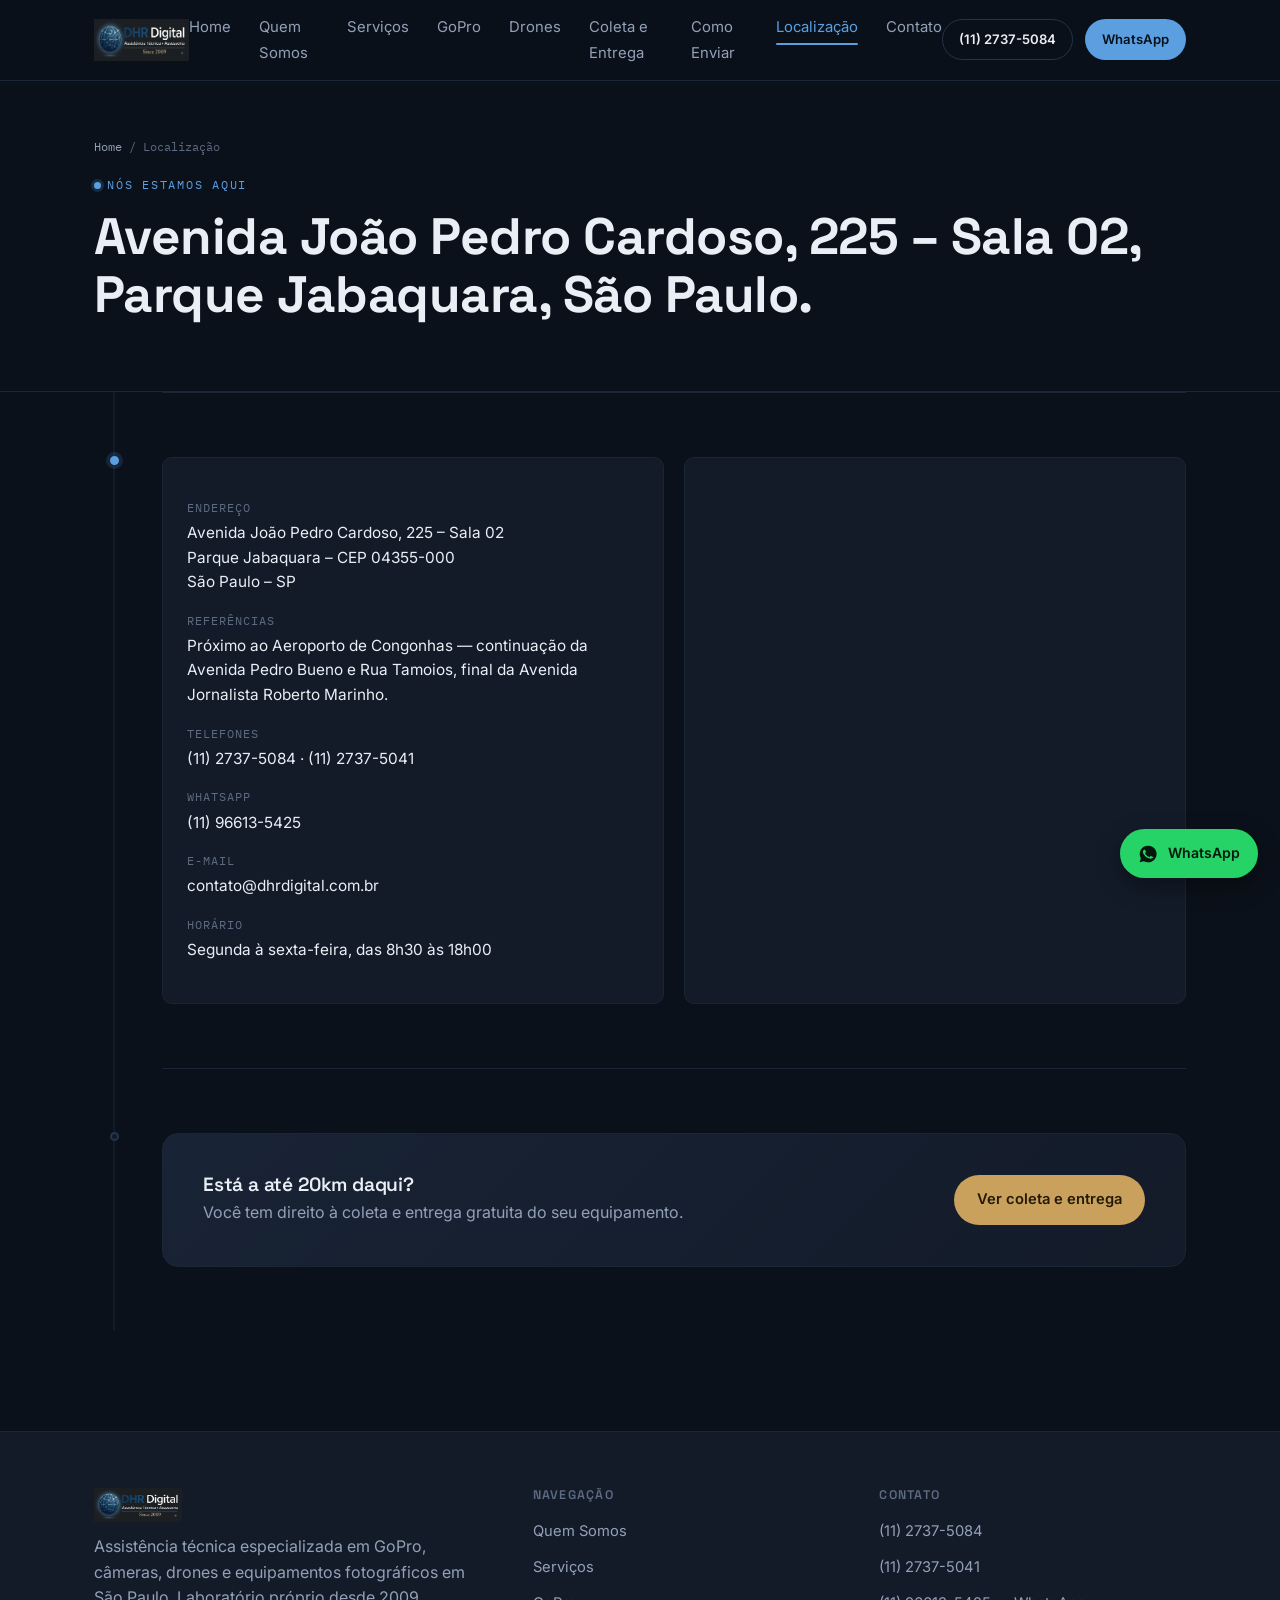
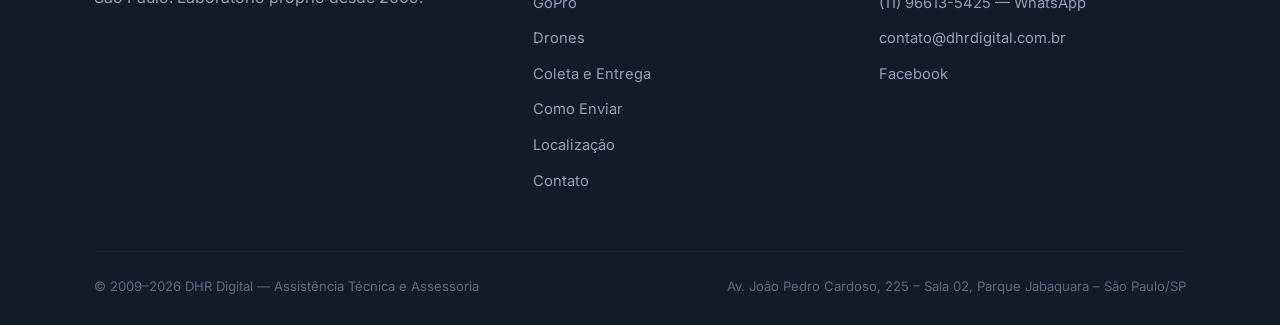
<file: localizacao.html>
<!DOCTYPE html>
<html lang="pt-BR">
<head>
<meta charset="UTF-8" />
<meta name="viewport" content="width=device-width, initial-scale=1.0" />
<title>Localização — DHR Digital</title>
<meta name="description" content="DHR Digital fica na Avenida João Pedro Cardoso, 225, Parque Jabaquara, São Paulo — próximo ao Aeroporto de Congonhas." />
<link rel="canonical" href="https://dhrdigital.com.br/localizacao.html" />
<link rel="icon" href="/assets/img/logo-dhr.png" />
<link rel="stylesheet" href="/assets/css/style.css" />
</head>
<body data-page="localizacao">
<a href="#conteudo" class="skip-link">Pular para o conteúdo</a>
<header class="site-header" data-include="header"></header>

<main id="conteudo">
  <section class="page-hero">
    <div class="wrap">
      <div class="breadcrumb"><a href="/index.html">Home</a> / Localização</div>
      <span class="eyebrow">Nós estamos aqui</span>
      <h1>Avenida João Pedro Cardoso, 225 – Sala 02, Parque Jabaquara, São Paulo.</h1>
    </div>
  </section>

  <div class="wrap page-body">
    <div class="section-track">

      <div class="rail-col"><div class="line"></div><div class="circuit-node" data-target="mapa"></div></div>
      <div class="section-content" id="mapa">
        <div class="grid-2">
          <div class="info-block">
            <dl>
              <dt>Endereço</dt>
              <dd>Avenida João Pedro Cardoso, 225 – Sala 02<br>Parque Jabaquara – CEP 04355-000<br>São Paulo – SP</dd>
              <dt>Referências</dt>
              <dd>Próximo ao Aeroporto de Congonhas — continuação da Avenida Pedro Bueno e Rua Tamoios, final da Avenida Jornalista Roberto Marinho.</dd>
              <dt>Telefones</dt>
              <dd><a href="tel:+551127375084">(11) 2737-5084</a> · <a href="tel:+551127375041">(11) 2737-5041</a></dd>
              <dt>WhatsApp</dt>
              <dd><a href="https://api.whatsapp.com/send?phone=5511966135425" target="_blank" rel="noopener">(11) 96613-5425</a></dd>
              <dt>E-mail</dt>
              <dd><a href="mailto:contato@dhrdigital.com.br">contato@dhrdigital.com.br</a></dd>
              <dt>Horário</dt>
              <dd>Segunda à sexta-feira, das 8h30 às 18h00</dd>
            </dl>
          </div>
          <div class="card" style="padding:0;overflow:hidden">
            <iframe
              title="Mapa — DHR Digital"
              src="https://www.google.com/maps?q=Avenida+Jo%C3%A3o+Pedro+Cardoso+225+Parque+Jabaquara+S%C3%A3o+Paulo&output=embed"
              width="100%"
              height="360"
              style="border:0;display:block"
              loading="lazy"
              referrerpolicy="no-referrer-when-downgrade">
            </iframe>
          </div>
        </div>
      </div>

      <div class="rail-col"><div class="line"></div><div class="circuit-node" data-target="cta-localizacao"></div></div>
      <div class="section-content" id="cta-localizacao">
        <div class="callout">
          <div>
            <h3>Está a até 20km daqui?</h3>
            <p class="max-56">Você tem direito à coleta e entrega gratuita do seu equipamento.</p>
          </div>
          <a href="/coleta-entrega.html" class="btn btn-gold">Ver coleta e entrega</a>
        </div>
      </div>

    </div>
  </div>
</main>

<a href="https://api.whatsapp.com/send?phone=5511966135425" class="whatsapp-fab" target="_blank" rel="noopener">
  <svg viewBox="0 0 24 24" fill="currentColor"><path d="M12 2a10 10 0 00-8.6 15L2 22l5.2-1.4A10 10 0 1012 2zm5.6 14.3c-.2.7-1.4 1.3-2 1.4-.5.1-1.1.2-3.5-.8-3-1.2-4.9-4.2-5-4.4-.1-.2-1.2-1.6-1.2-3s.7-2.1 1-2.4c.2-.3.5-.3.7-.3h.5c.2 0 .4 0 .6.5.2.5.7 1.8.8 1.9.1.2.1.4 0 .6-.1.2-.2.3-.3.5-.2.2-.3.3-.5.5-.2.2-.4.4-.2.7.2.3.9 1.5 2 2.4 1.4 1.2 2.5 1.6 2.8 1.8.3.1.5.1.7-.1.2-.2.8-.9 1-1.2.2-.3.4-.2.7-.1.3.1 1.7.8 2 1 .3.1.5.2.6.3.1.2.1.9-.1 1.6z"/></svg>
  <span>WhatsApp</span>
</a>

<footer class="site-footer" data-include="footer"></footer>
<script src="/assets/js/main.js"></script>
</body>
</html>
</file>
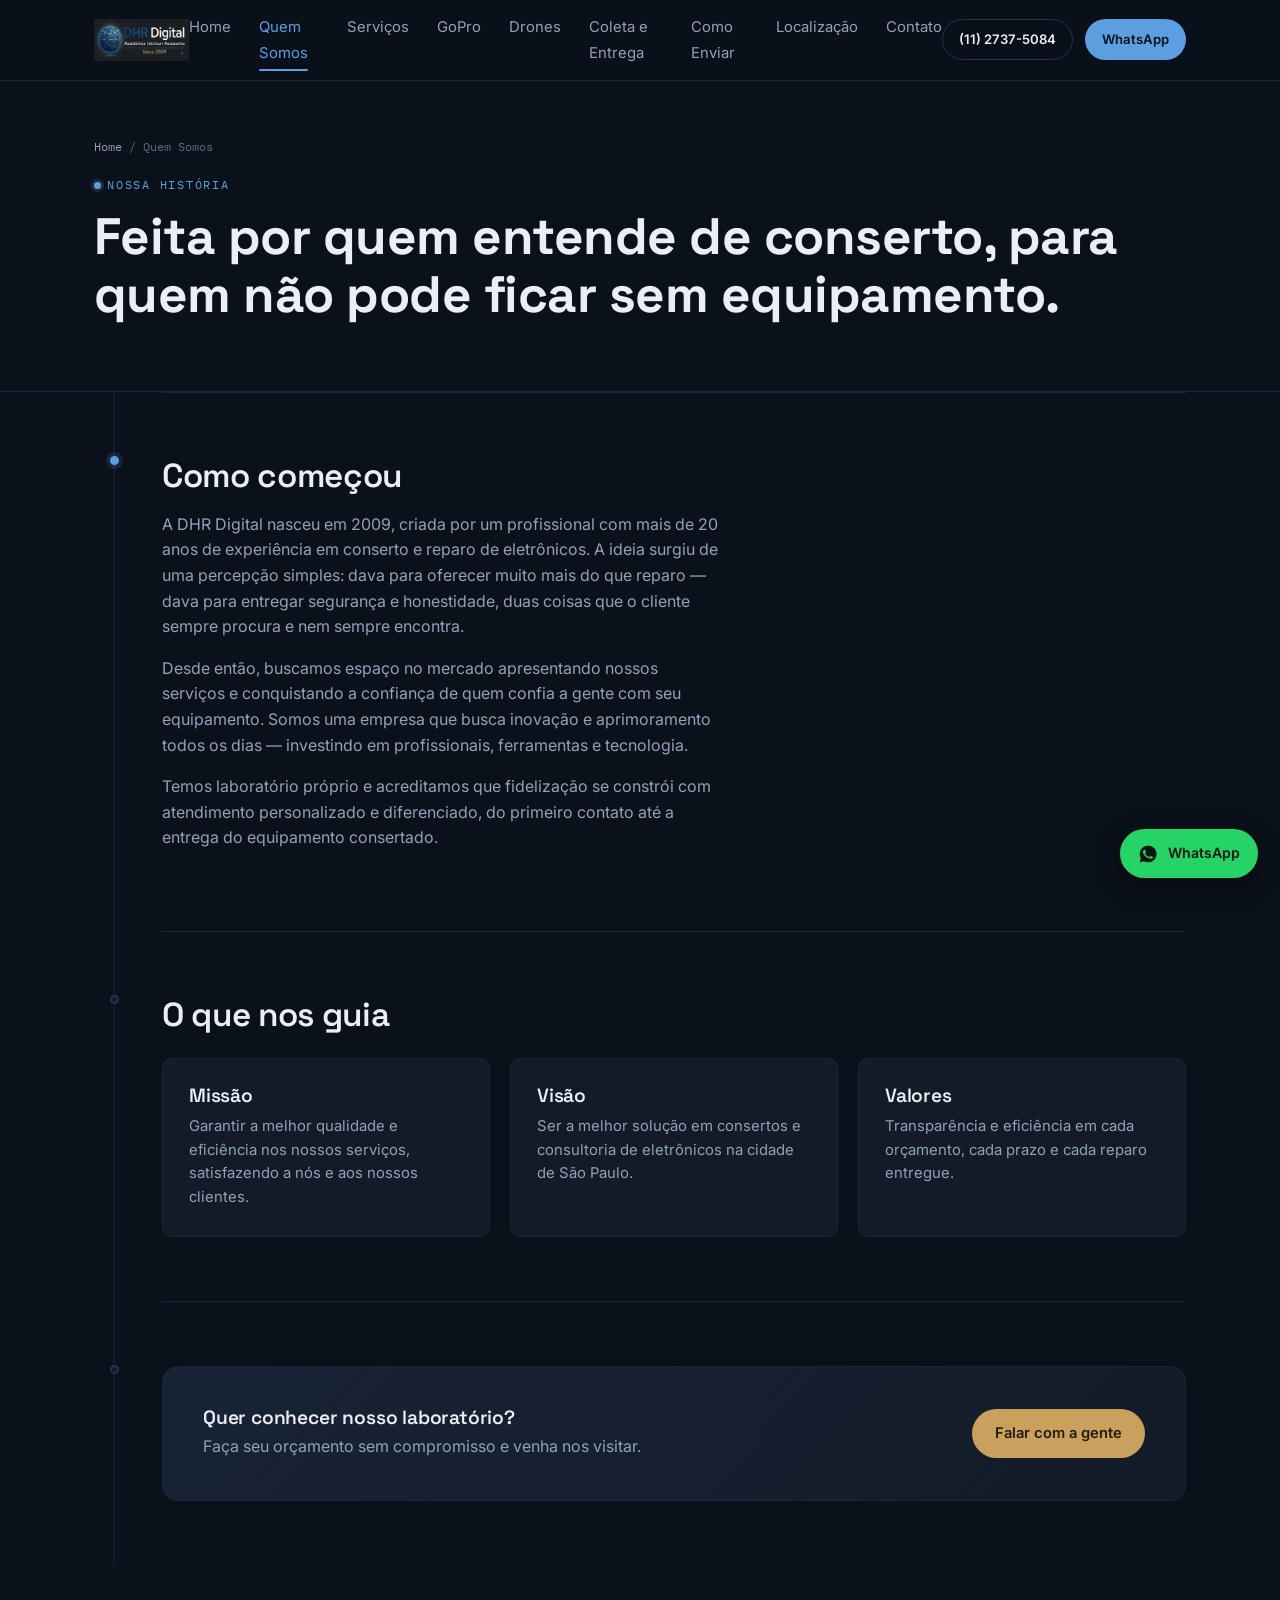
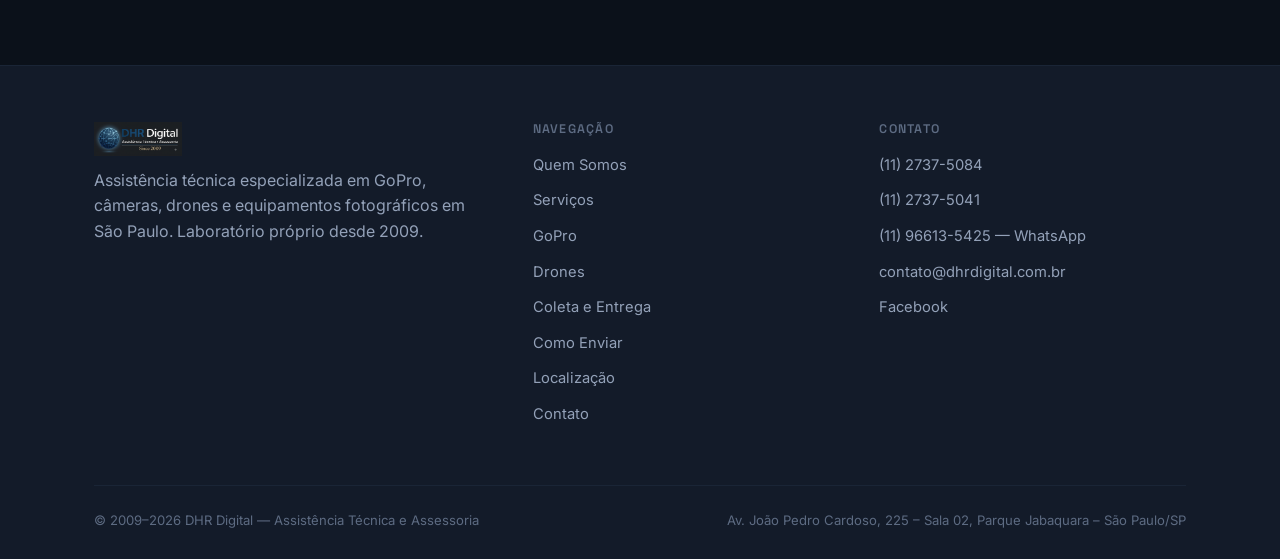
<file: quem-somos.html>
<!DOCTYPE html>
<html lang="pt-BR">
<head>
<meta charset="UTF-8" />
<meta name="viewport" content="width=device-width, initial-scale=1.0" />
<title>Quem Somos — DHR Digital</title>
<meta name="description" content="Conheça a história da DHR Digital: mais de 15 anos de assistência técnica em GoPro, câmeras e drones, com laboratório próprio em São Paulo." />
<link rel="canonical" href="https://dhrdigital.com.br/quem-somos.html" />
<link rel="icon" href="/assets/img/logo-dhr.png" />
<link rel="stylesheet" href="/assets/css/style.css" />
</head>
<body data-page="quem-somos">
<a href="#conteudo" class="skip-link">Pular para o conteúdo</a>
<header class="site-header" data-include="header"></header>

<main id="conteudo">
  <section class="page-hero">
    <div class="wrap">
      <div class="breadcrumb"><a href="/index.html">Home</a> / Quem Somos</div>
      <span class="eyebrow">Nossa história</span>
      <h1>Feita por quem entende de conserto, para quem não pode ficar sem equipamento.</h1>
    </div>
  </section>

  <div class="wrap page-body">
    <div class="section-track">

      <div class="rail-col"><div class="line"></div><div class="circuit-node" data-target="historia"></div></div>
      <div class="section-content" id="historia">
        <h2>Como começou</h2>
        <p class="max-56">
          A DHR Digital nasceu em 2009, criada por um profissional com mais de 20 anos
          de experiência em conserto e reparo de eletrônicos. A ideia surgiu de uma
          percepção simples: dava para oferecer muito mais do que reparo — dava para
          entregar segurança e honestidade, duas coisas que o cliente sempre procura
          e nem sempre encontra.
        </p>
        <p class="max-56">
          Desde então, buscamos espaço no mercado apresentando nossos serviços e
          conquistando a confiança de quem confia a gente com seu equipamento.
          Somos uma empresa que busca inovação e aprimoramento todos os dias —
          investindo em profissionais, ferramentas e tecnologia.
        </p>
        <p class="max-56">
          Temos laboratório próprio e acreditamos que fidelização se constrói com
          atendimento personalizado e diferenciado, do primeiro contato até a
          entrega do equipamento consertado.
        </p>
      </div>

      <div class="rail-col"><div class="line"></div><div class="circuit-node" data-target="pilares"></div></div>
      <div class="section-content" id="pilares">
        <h2>O que nos guia</h2>
        <div class="grid-3" style="margin-top:24px">
          <div class="card">
            <h3>Missão</h3>
            <p>Garantir a melhor qualidade e eficiência nos nossos serviços, satisfazendo a nós e aos nossos clientes.</p>
          </div>
          <div class="card">
            <h3>Visão</h3>
            <p>Ser a melhor solução em consertos e consultoria de eletrônicos na cidade de São Paulo.</p>
          </div>
          <div class="card">
            <h3>Valores</h3>
            <p>Transparência e eficiência em cada orçamento, cada prazo e cada reparo entregue.</p>
          </div>
        </div>
      </div>

      <div class="rail-col"><div class="line"></div><div class="circuit-node" data-target="cta-quem-somos"></div></div>
      <div class="section-content" id="cta-quem-somos">
        <div class="callout">
          <div>
            <h3>Quer conhecer nosso laboratório?</h3>
            <p class="max-56">Faça seu orçamento sem compromisso e venha nos visitar.</p>
          </div>
          <a href="/contato.html" class="btn btn-gold">Falar com a gente</a>
        </div>
      </div>

    </div>
  </div>
</main>

<a href="https://api.whatsapp.com/send?phone=5511966135425" class="whatsapp-fab" target="_blank" rel="noopener">
  <svg viewBox="0 0 24 24" fill="currentColor"><path d="M12 2a10 10 0 00-8.6 15L2 22l5.2-1.4A10 10 0 1012 2zm5.6 14.3c-.2.7-1.4 1.3-2 1.4-.5.1-1.1.2-3.5-.8-3-1.2-4.9-4.2-5-4.4-.1-.2-1.2-1.6-1.2-3s.7-2.1 1-2.4c.2-.3.5-.3.7-.3h.5c.2 0 .4 0 .6.5.2.5.7 1.8.8 1.9.1.2.1.4 0 .6-.1.2-.2.3-.3.5-.2.2-.3.3-.5.5-.2.2-.4.4-.2.7.2.3.9 1.5 2 2.4 1.4 1.2 2.5 1.6 2.8 1.8.3.1.5.1.7-.1.2-.2.8-.9 1-1.2.2-.3.4-.2.7-.1.3.1 1.7.8 2 1 .3.1.5.2.6.3.1.2.1.9-.1 1.6z"/></svg>
  <span>WhatsApp</span>
</a>

<footer class="site-footer" data-include="footer"></footer>
<script src="/assets/js/main.js"></script>
</body>
</html>
</file>
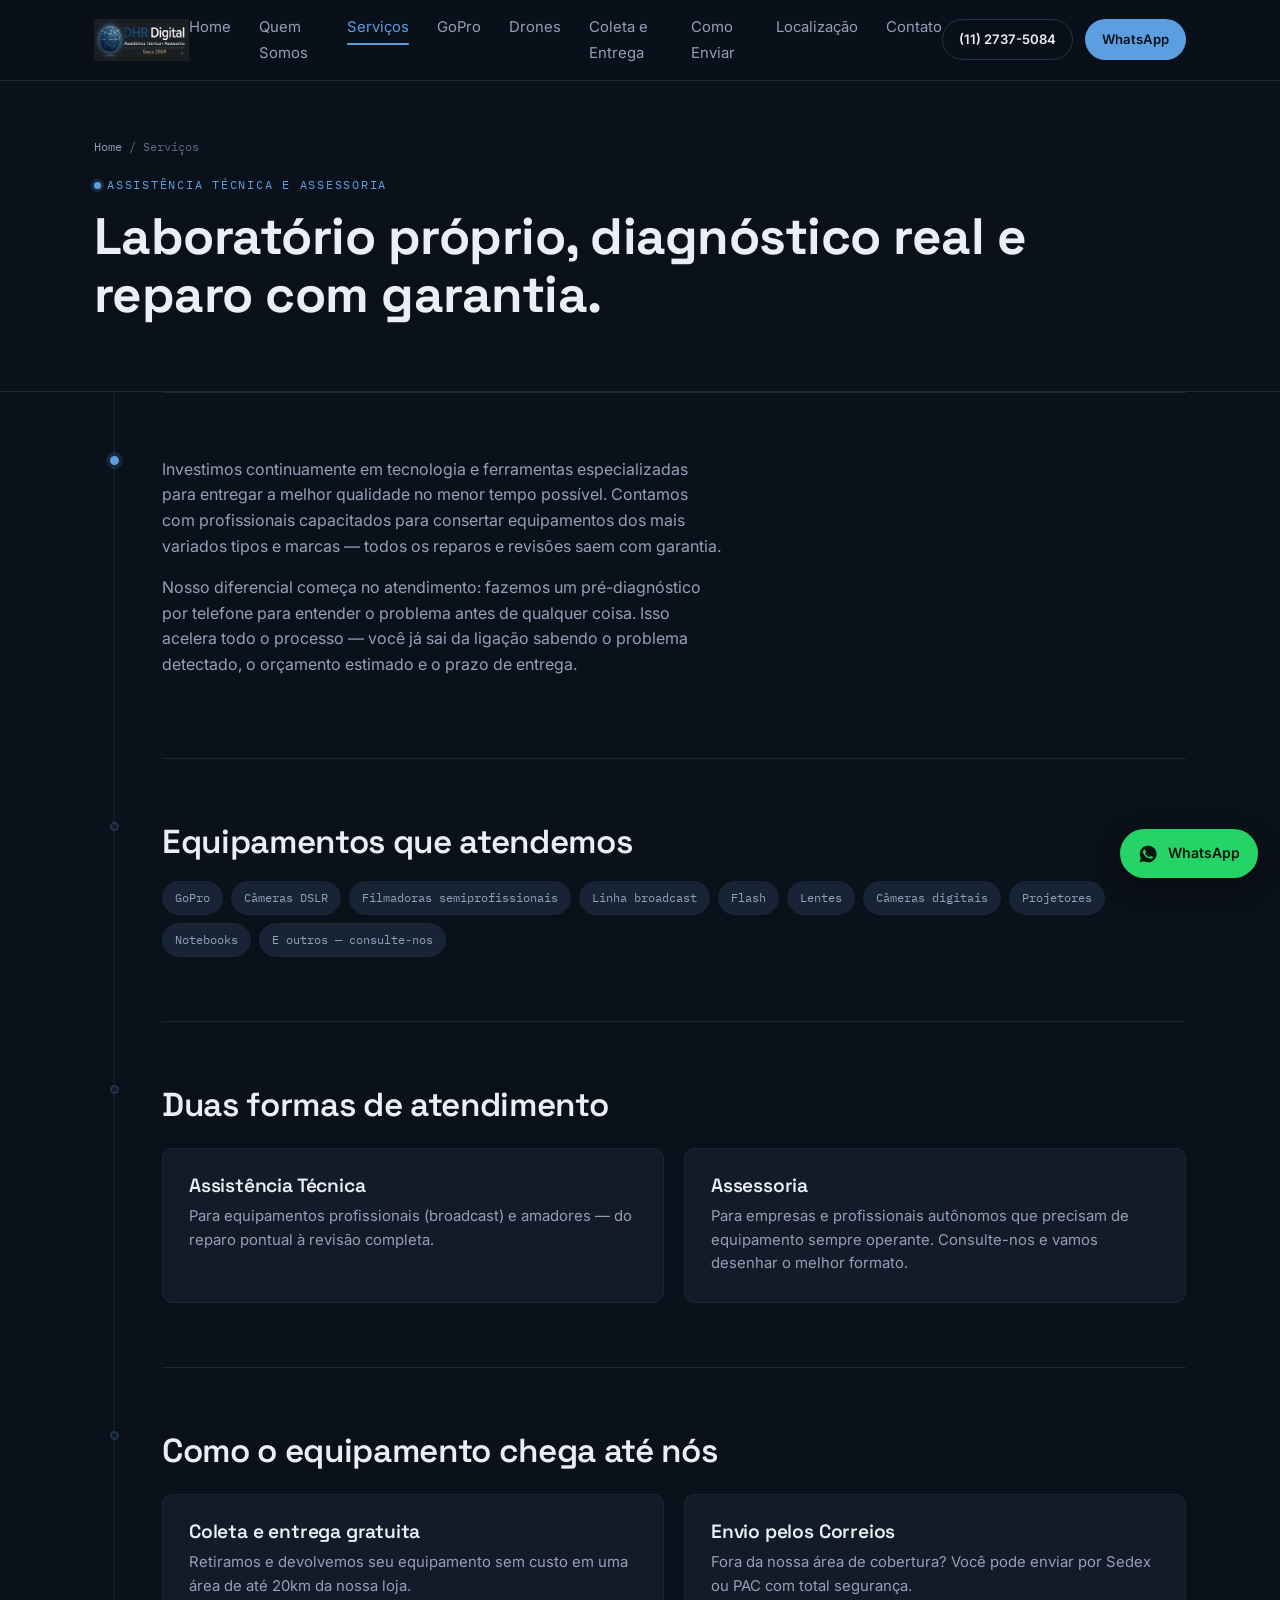
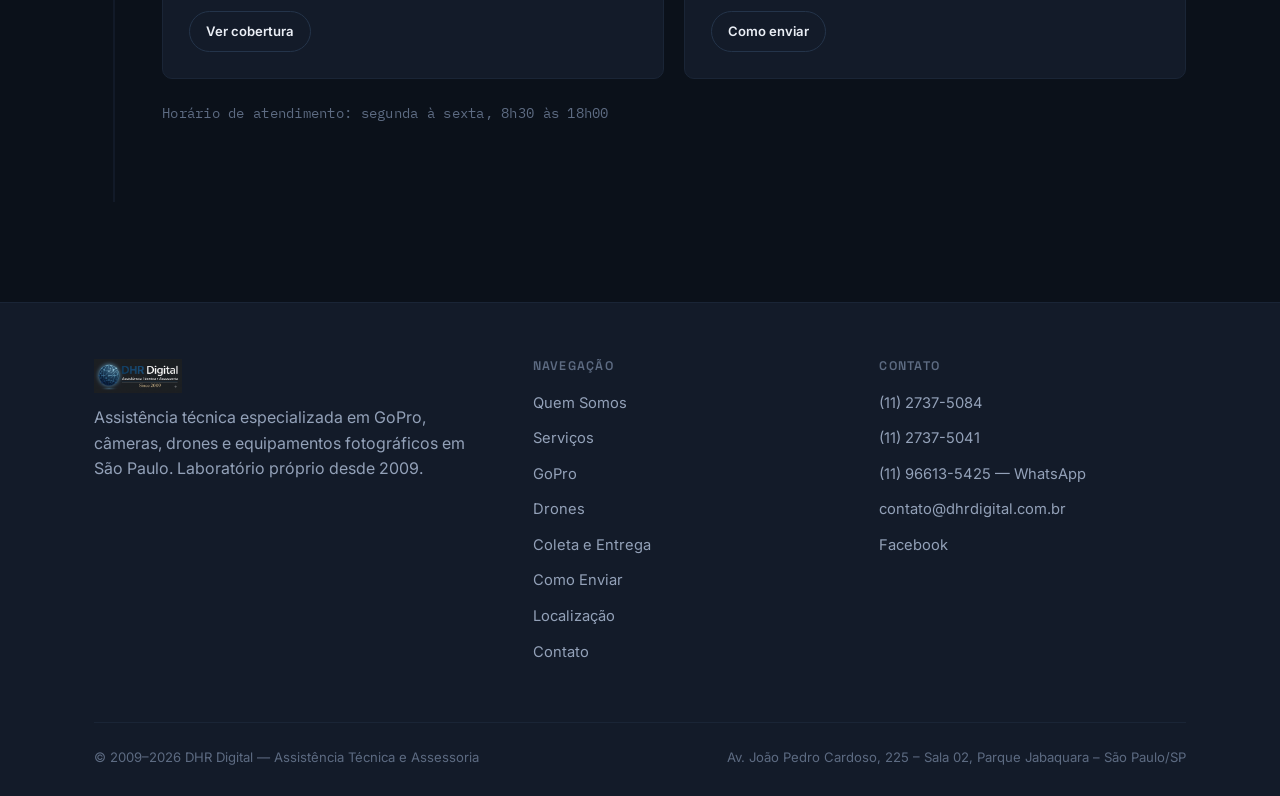
<file: servicos.html>
<!DOCTYPE html>
<html lang="pt-BR">
<head>
<meta charset="UTF-8" />
<meta name="viewport" content="width=device-width, initial-scale=1.0" />
<title>Serviços — DHR Digital</title>
<meta name="description" content="Assistência técnica e assessoria em equipamentos profissionais e amadores: GoPro, DSLR, filmadoras, flash, lentes, câmeras digitais, projetores e notebooks." />
<link rel="canonical" href="https://dhrdigital.com.br/servicos.html" />
<link rel="icon" href="/assets/img/logo-dhr.png" />
<link rel="stylesheet" href="/assets/css/style.css" />
</head>
<body data-page="servicos">
<a href="#conteudo" class="skip-link">Pular para o conteúdo</a>
<header class="site-header" data-include="header"></header>

<main id="conteudo">
  <section class="page-hero">
    <div class="wrap">
      <div class="breadcrumb"><a href="/index.html">Home</a> / Serviços</div>
      <span class="eyebrow">Assistência técnica e assessoria</span>
      <h1>Laboratório próprio, diagnóstico real e reparo com garantia.</h1>
    </div>
  </section>

  <div class="wrap page-body">
    <div class="section-track">

      <div class="rail-col"><div class="line"></div><div class="circuit-node" data-target="visao-geral"></div></div>
      <div class="section-content" id="visao-geral">
        <p class="max-56">
          Investimos continuamente em tecnologia e ferramentas especializadas para
          entregar a melhor qualidade no menor tempo possível. Contamos com
          profissionais capacitados para consertar equipamentos dos mais variados
          tipos e marcas — todos os reparos e revisões saem com garantia.
        </p>
        <p class="max-56">
          Nosso diferencial começa no atendimento: fazemos um pré-diagnóstico por
          telefone para entender o problema antes de qualquer coisa. Isso acelera
          todo o processo — você já sai da ligação sabendo o problema detectado,
          o orçamento estimado e o prazo de entrega.
        </p>
      </div>

      <div class="rail-col"><div class="line"></div><div class="circuit-node" data-target="atendemos"></div></div>
      <div class="section-content" id="atendemos">
        <h2>Equipamentos que atendemos</h2>
        <ul class="tag-list" style="margin-top:20px">
          <li>GoPro</li>
          <li>Câmeras DSLR</li>
          <li>Filmadoras semiprofissionais</li>
          <li>Linha broadcast</li>
          <li>Flash</li>
          <li>Lentes</li>
          <li>Câmeras digitais</li>
          <li>Projetores</li>
          <li>Notebooks</li>
          <li>E outros — consulte-nos</li>
        </ul>
      </div>

      <div class="rail-col"><div class="line"></div><div class="circuit-node" data-target="modalidades"></div></div>
      <div class="section-content" id="modalidades">
        <h2>Duas formas de atendimento</h2>
        <div class="grid-2" style="margin-top:24px">
          <div class="card">
            <h3>Assistência Técnica</h3>
            <p>Para equipamentos profissionais (broadcast) e amadores — do reparo pontual à revisão completa.</p>
          </div>
          <div class="card">
            <h3>Assessoria</h3>
            <p>Para empresas e profissionais autônomos que precisam de equipamento sempre operante. Consulte-nos e vamos desenhar o melhor formato.</p>
          </div>
        </div>
      </div>

      <div class="rail-col"><div class="line"></div><div class="circuit-node" data-target="logistica"></div></div>
      <div class="section-content" id="logistica">
        <h2>Como o equipamento chega até nós</h2>
        <div class="grid-2" style="margin-top:24px">
          <div class="card">
            <h3>Coleta e entrega gratuita</h3>
            <p>Retiramos e devolvemos seu equipamento sem custo em uma área de até 20km da nossa loja.</p>
            <a href="/coleta-entrega.html" class="btn btn-ghost btn-sm" style="margin-top:12px">Ver cobertura</a>
          </div>
          <div class="card">
            <h3>Envio pelos Correios</h3>
            <p>Fora da nossa área de cobertura? Você pode enviar por Sedex ou PAC com total segurança.</p>
            <a href="/como-enviar.html" class="btn btn-ghost btn-sm" style="margin-top:12px">Como enviar</a>
          </div>
        </div>
        <p class="mono" style="margin-top:24px;color:var(--text-faint)">Horário de atendimento: segunda à sexta, 8h30 às 18h00</p>
      </div>

    </div>
  </div>
</main>

<a href="https://api.whatsapp.com/send?phone=5511966135425" class="whatsapp-fab" target="_blank" rel="noopener">
  <svg viewBox="0 0 24 24" fill="currentColor"><path d="M12 2a10 10 0 00-8.6 15L2 22l5.2-1.4A10 10 0 1012 2zm5.6 14.3c-.2.7-1.4 1.3-2 1.4-.5.1-1.1.2-3.5-.8-3-1.2-4.9-4.2-5-4.4-.1-.2-1.2-1.6-1.2-3s.7-2.1 1-2.4c.2-.3.5-.3.7-.3h.5c.2 0 .4 0 .6.5.2.5.7 1.8.8 1.9.1.2.1.4 0 .6-.1.2-.2.3-.3.5-.2.2-.3.3-.5.5-.2.2-.4.4-.2.7.2.3.9 1.5 2 2.4 1.4 1.2 2.5 1.6 2.8 1.8.3.1.5.1.7-.1.2-.2.8-.9 1-1.2.2-.3.4-.2.7-.1.3.1 1.7.8 2 1 .3.1.5.2.6.3.1.2.1.9-.1 1.6z"/></svg>
  <span>WhatsApp</span>
</a>

<footer class="site-footer" data-include="footer"></footer>
<script src="/assets/js/main.js"></script>
</body>
</html>
</file>
<file: assets/css/style.css>
/* =========================================================
   DHR Digital — Design System
   Conceito: "trilha de circuito" — remete ao ícone do logo
   (globo em circuito) e ao ofício real da empresa: rastrear
   uma falha até a origem para consertá-la.
   ========================================================= */

@import url('https://fonts.googleapis.com/css2?family=Space+Grotesk:wght@500;600;700&family=Inter:wght@400;500;600&family=IBM+Plex+Mono:wght@400;500&display=swap');

:root {
  --bg: #0B111A;
  --bg-panel: #131B29;
  --bg-panel-raised: #182335;
  --line: #24344A;
  --line-soft: #1A2536;

  --accent-blue: #5B9FE0;
  --accent-blue-dim: #2E5F94;
  --accent-gold: #C9A15C;

  --text: #EAEEF5;
  --text-dim: #93A1B8;
  --text-faint: #5D6B82;

  --font-display: 'Space Grotesk', system-ui, sans-serif;
  --font-body: 'Inter', system-ui, sans-serif;
  --font-mono: 'IBM Plex Mono', 'Courier New', monospace;

  --container: 1140px;
  --radius: 10px;
}

* { box-sizing: border-box; }
html { scroll-behavior: smooth; }

body {
  margin: 0;
  background: var(--bg);
  color: var(--text);
  font-family: var(--font-body);
  line-height: 1.6;
  -webkit-font-smoothing: antialiased;
}

img { max-width: 100%; display: block; }
a { color: inherit; text-decoration: none; }

h1, h2, h3, h4 {
  font-family: var(--font-display);
  font-weight: 600;
  line-height: 1.15;
  margin: 0 0 .5em;
  letter-spacing: -0.01em;
}

h1 { font-size: clamp(2rem, 4vw, 3.2rem); font-weight: 700; }
h2 { font-size: clamp(1.5rem, 2.6vw, 2.1rem); }
h3 { font-size: 1.2rem; }

p { color: var(--text-dim); margin: 0 0 1em; }

.mono {
  font-family: var(--font-mono);
  font-size: .85rem;
  letter-spacing: .02em;
}

.eyebrow {
  font-family: var(--font-mono);
  font-size: .78rem;
  letter-spacing: .14em;
  text-transform: uppercase;
  color: var(--accent-blue);
  display: inline-flex;
  align-items: center;
  gap: .5em;
  margin-bottom: 1em;
}
.eyebrow::before {
  content: '';
  width: 7px; height: 7px;
  border-radius: 50%;
  background: var(--accent-blue);
  box-shadow: 0 0 0 3px rgba(91,159,224,.18);
}

.wrap {
  max-width: var(--container);
  margin: 0 auto;
  padding: 0 24px;
}

/* ---------- Skip link (acessibilidade) ---------- */
.skip-link {
  position: absolute;
  left: -999px;
  top: 0;
  background: var(--accent-blue);
  color: #04101c;
  padding: 10px 16px;
  z-index: 999;
  border-radius: 0 0 8px 0;
}
.skip-link:focus { left: 0; }

/* ---------- Header ---------- */
.site-header {
  position: sticky;
  top: 0;
  z-index: 100;
  background: rgba(11, 17, 26, .88);
  backdrop-filter: blur(10px);
  border-bottom: 1px solid var(--line-soft);
}
.header-inner {
  display: flex;
  align-items: center;
  justify-content: space-between;
  padding: 14px 24px;
  max-width: var(--container);
  margin: 0 auto;
}
.brand { display: flex; align-items: center; gap: 12px; }
.brand img { height: 42px; width: auto; }

.main-nav ul {
  list-style: none;
  display: flex;
  gap: 28px;
  margin: 0;
  padding: 0;
}
.main-nav a {
  font-size: .93rem;
  color: var(--text-dim);
  position: relative;
  padding: 6px 0;
  transition: color .2s ease;
}
.main-nav a:hover, .main-nav a:focus-visible { color: var(--text); }
.main-nav a[aria-current="page"] { color: var(--accent-blue); }
.main-nav a[aria-current="page"]::after {
  content: '';
  position: absolute;
  left: 0; right: 0; bottom: -3px;
  height: 2px;
  background: var(--accent-blue);
  border-radius: 2px;
}

.header-cta {
  display: flex;
  align-items: center;
  gap: 12px;
}

.nav-toggle {
  display: none;
  background: none;
  border: 1px solid var(--line);
  border-radius: 8px;
  width: 42px; height: 42px;
  color: var(--text);
  cursor: pointer;
  align-items: center;
  justify-content: center;
}

/* ---------- Botões ---------- */
.btn {
  display: inline-flex;
  align-items: center;
  gap: 8px;
  padding: 12px 22px;
  border-radius: 999px;
  font-size: .92rem;
  font-weight: 600;
  font-family: var(--font-body);
  cursor: pointer;
  border: 1px solid transparent;
  transition: transform .15s ease, background .2s ease, border-color .2s ease;
  white-space: nowrap;
}
.btn:hover { transform: translateY(-1px); }
.btn-primary {
  background: var(--accent-blue);
  color: #04101c;
}
.btn-primary:hover { background: #71b0ea; }
.btn-ghost {
  border-color: var(--line);
  color: var(--text);
  background: transparent;
}
.btn-ghost:hover { border-color: var(--accent-blue); color: var(--accent-blue); }
.btn-gold {
  background: var(--accent-gold);
  color: #241a06;
}
.btn-gold:hover { background: #d8b478; }
.btn-sm { padding: 9px 16px; font-size: .82rem; }

/* ---------- Trilha de circuito (elemento assinatura) ---------- */
.circuit-rail {
  position: absolute;
  left: 0;
  top: 0;
  bottom: 0;
  width: 40px;
  display: flex;
  flex-direction: column;
  align-items: center;
}
.circuit-rail .line {
  position: absolute;
  top: 0; bottom: 0; left: 50%;
  width: 1px;
  background: linear-gradient(var(--line), var(--line-soft));
  transform: translateX(-50%);
}
.circuit-node {
  width: 9px; height: 9px;
  border-radius: 50%;
  background: var(--bg-panel);
  border: 2px solid var(--line);
  position: relative;
  z-index: 2;
}
.circuit-node.active {
  background: var(--accent-blue);
  border-color: var(--accent-blue);
  box-shadow: 0 0 0 4px rgba(91,159,224,.15);
}

.page-body { position: relative; }
.section-track {
  display: grid;
  grid-template-columns: 40px 1fr;
  gap: 0 28px;
}
.section-track .section-content { padding: 64px 0; border-top: 1px solid var(--line-soft); }
.section-track .section-content:first-child { border-top: none; }
.section-track .rail-col {
  position: relative;
}
.section-track .rail-col .line {
  position: absolute;
  left: 50%; top: 0; bottom: 0; width: 1px;
  background: var(--line-soft);
  transform: translateX(-50%);
}
.section-track .rail-col .circuit-node {
  position: sticky;
  top: 96px;
  margin: 64px auto 0;
}

@media (max-width: 860px) {
  .section-track { grid-template-columns: 1fr; }
  .section-track .rail-col { display: none; }
}

/* ---------- Hero ---------- */
.hero {
  padding: 100px 0 80px;
  position: relative;
  overflow: hidden;
}
.hero::before {
  content: '';
  position: absolute;
  top: -200px; right: -160px;
  width: 620px; height: 620px;
  background: radial-gradient(circle, rgba(91,159,224,.14), transparent 70%);
  pointer-events: none;
}
.hero-grid {
  display: grid;
  grid-template-columns: 1.1fr .9fr;
  gap: 48px;
  align-items: center;
}
.hero h1 { margin-bottom: .4em; }
.hero .lede { font-size: 1.08rem; max-width: 46ch; }
.hero-actions { display: flex; gap: 14px; margin-top: 28px; flex-wrap: wrap; }

.hero-visual {
  position: relative;
  aspect-ratio: 1;
  display: flex;
  align-items: center;
  justify-content: center;
}
.hero-visual svg { width: 100%; height: 100%; }

@media (max-width: 860px) {
  .hero-grid { grid-template-columns: 1fr; }
  .hero-visual { max-width: 320px; margin: 0 auto; order: -1; }
}

/* ---------- Stats strip ---------- */
.stats {
  display: grid;
  grid-template-columns: repeat(4, 1fr);
  gap: 1px;
  background: var(--line-soft);
  border: 1px solid var(--line-soft);
  border-radius: var(--radius);
  overflow: hidden;
  margin-top: 56px;
}
.stat {
  background: var(--bg-panel);
  padding: 22px 20px;
}
.stat .num {
  font-family: var(--font-mono);
  color: var(--accent-gold);
  font-size: 1.5rem;
  display: block;
}
.stat .label { color: var(--text-faint); font-size: .82rem; margin-top: 4px; }

@media (max-width: 700px) {
  .stats { grid-template-columns: repeat(2, 1fr); }
}

/* ---------- Cards de serviço ---------- */
.grid-3 {
  display: grid;
  grid-template-columns: repeat(3, 1fr);
  gap: 20px;
}
.grid-2 {
  display: grid;
  grid-template-columns: repeat(2, 1fr);
  gap: 20px;
}
@media (max-width: 860px) {
  .grid-3, .grid-2 { grid-template-columns: 1fr; }
}

.card {
  background: var(--bg-panel);
  border: 1px solid var(--line-soft);
  border-radius: var(--radius);
  padding: 26px;
  transition: border-color .2s ease, transform .2s ease;
}
.card:hover { border-color: var(--accent-blue-dim); transform: translateY(-2px); }
.card .icon {
  width: 40px; height: 40px;
  margin-bottom: 16px;
  color: var(--accent-blue);
}
.card h3 { margin-bottom: .4em; }
.card p { margin-bottom: 0; font-size: .93rem; }

.tag-list { list-style: none; padding: 0; margin: 0; display: flex; flex-wrap: wrap; gap: 8px; }
.tag-list li {
  font-family: var(--font-mono);
  font-size: .78rem;
  color: var(--text-dim);
  background: var(--bg-panel-raised);
  border: 1px solid var(--line-soft);
  padding: 6px 12px;
  border-radius: 999px;
}

/* ---------- Passo a passo ---------- */
.steps { counter-reset: step; list-style: none; padding: 0; margin: 0; }
.steps li {
  counter-increment: step;
  display: grid;
  grid-template-columns: 44px 1fr;
  gap: 18px;
  padding: 20px 0;
  border-top: 1px solid var(--line-soft);
}
.steps li:first-child { border-top: none; padding-top: 0; }
.steps li::before {
  content: counter(step, decimal-leading-zero);
  font-family: var(--font-mono);
  color: var(--accent-gold);
  font-size: .95rem;
  padding-top: 2px;
}
.steps strong { color: var(--text); }

/* ---------- Callout / faixa CTA ---------- */
.callout {
  background: linear-gradient(135deg, var(--bg-panel-raised), var(--bg-panel));
  border: 1px solid var(--line-soft);
  border-radius: 16px;
  padding: 40px;
  display: flex;
  align-items: center;
  justify-content: space-between;
  gap: 24px;
  flex-wrap: wrap;
}
.callout h3 { margin-bottom: .25em; }
.callout p { margin: 0; }

/* ---------- FAQ ---------- */
details.faq {
  border-top: 1px solid var(--line-soft);
  padding: 18px 0;
}
details.faq:last-child { border-bottom: 1px solid var(--line-soft); }
details.faq summary {
  cursor: pointer;
  font-family: var(--font-display);
  font-weight: 600;
  font-size: 1.02rem;
  list-style: none;
  display: flex;
  justify-content: space-between;
  align-items: center;
}
details.faq summary::-webkit-details-marker { display: none; }
details.faq summary::after {
  content: '+';
  color: var(--accent-blue);
  font-size: 1.3rem;
  font-family: var(--font-mono);
}
details.faq[open] summary::after { content: '–'; }
details.faq .faq-body { padding-top: 12px; }

/* ---------- Info / contato blocos ---------- */
.info-block {
  background: var(--bg-panel);
  border: 1px solid var(--line-soft);
  border-radius: var(--radius);
  padding: 24px;
}
.info-block dt {
  font-family: var(--font-mono);
  font-size: .75rem;
  letter-spacing: .08em;
  text-transform: uppercase;
  color: var(--text-faint);
  margin-top: 16px;
}
.info-block dt:first-child { margin-top: 0; }
.info-block dd {
  margin: 4px 0 0;
  color: var(--text);
  font-size: .96rem;
}

/* ---------- Formulário ---------- */
.form-field { margin-bottom: 18px; }
.form-field label {
  display: block;
  font-size: .85rem;
  color: var(--text-dim);
  margin-bottom: 6px;
}
.form-field input,
.form-field textarea {
  width: 100%;
  background: var(--bg-panel);
  border: 1px solid var(--line);
  border-radius: 8px;
  padding: 12px 14px;
  color: var(--text);
  font-family: var(--font-body);
  font-size: .95rem;
}
.form-field input:focus,
.form-field textarea:focus {
  outline: none;
  border-color: var(--accent-blue);
}
.form-field textarea { min-height: 140px; resize: vertical; }

/* ---------- WhatsApp flutuante ---------- */
.whatsapp-fab {
  position: fixed;
  right: 22px;
  bottom: 22px;
  z-index: 90;
  display: flex;
  align-items: center;
  gap: 10px;
  background: #25D366;
  color: #04170c;
  padding: 13px 18px;
  border-radius: 999px;
  font-weight: 600;
  font-size: .88rem;
  box-shadow: 0 8px 24px rgba(0,0,0,.35);
}
.whatsapp-fab svg { width: 20px; height: 20px; }

/* ---------- Footer ---------- */
.site-footer {
  border-top: 1px solid var(--line-soft);
  background: var(--bg-panel);
  margin-top: 100px;
  padding: 56px 0 28px;
}
.footer-grid {
  display: grid;
  grid-template-columns: 1.3fr 1fr 1fr;
  gap: 40px;
}
.footer-grid h4 {
  font-size: .78rem;
  letter-spacing: .1em;
  text-transform: uppercase;
  color: var(--text-faint);
  margin-bottom: 16px;
}
.footer-grid ul { list-style: none; margin: 0; padding: 0; }
.footer-grid li { margin-bottom: 10px; }
.footer-grid a { color: var(--text-dim); font-size: .92rem; }
.footer-grid a:hover { color: var(--accent-blue); }
.footer-brand img { height: 34px; margin-bottom: 12px; }
.footer-bottom {
  margin-top: 48px;
  padding-top: 24px;
  border-top: 1px solid var(--line-soft);
  display: flex;
  justify-content: space-between;
  color: var(--text-faint);
  font-size: .82rem;
  flex-wrap: wrap;
  gap: 10px;
}
@media (max-width: 860px) {
  .footer-grid { grid-template-columns: 1fr; }
}

/* ---------- Página interna: header simples ---------- */
.page-hero {
  padding: 56px 0 40px;
  border-bottom: 1px solid var(--line-soft);
}
.breadcrumb {
  font-family: var(--font-mono);
  font-size: .78rem;
  color: var(--text-faint);
  margin-bottom: 14px;
}
.breadcrumb a { color: var(--text-dim); }
.breadcrumb a:hover { color: var(--accent-blue); }

/* ---------- Mobile nav ---------- */
@media (max-width: 860px) {
  .main-nav { display: none; }
  .nav-toggle { display: inline-flex; }
  .header-cta .btn-ghost { display: none; }

  body.nav-open .main-nav {
    display: block;
    position: fixed;
    inset: 66px 0 0 0;
    background: var(--bg);
    padding: 24px;
    z-index: 99;
    overflow-y: auto;
  }
  body.nav-open .main-nav ul {
    flex-direction: column;
    gap: 4px;
  }
  body.nav-open .main-nav a {
    display: block;
    padding: 14px 4px;
    font-size: 1.05rem;
    border-bottom: 1px solid var(--line-soft);
  }
}

/* ---------- Utilidades ---------- */
.section { padding: 72px 0; }
.section-tight { padding: 48px 0; }
.text-center { text-align: center; }
.mt-0 { margin-top: 0; }
.max-56 { max-width: 56ch; }
.center-col { margin-left: auto; margin-right: auto; }

@media (prefers-reduced-motion: reduce) {
  html { scroll-behavior: auto; }
  * { transition: none !important; animation: none !important; }
}
</file>
